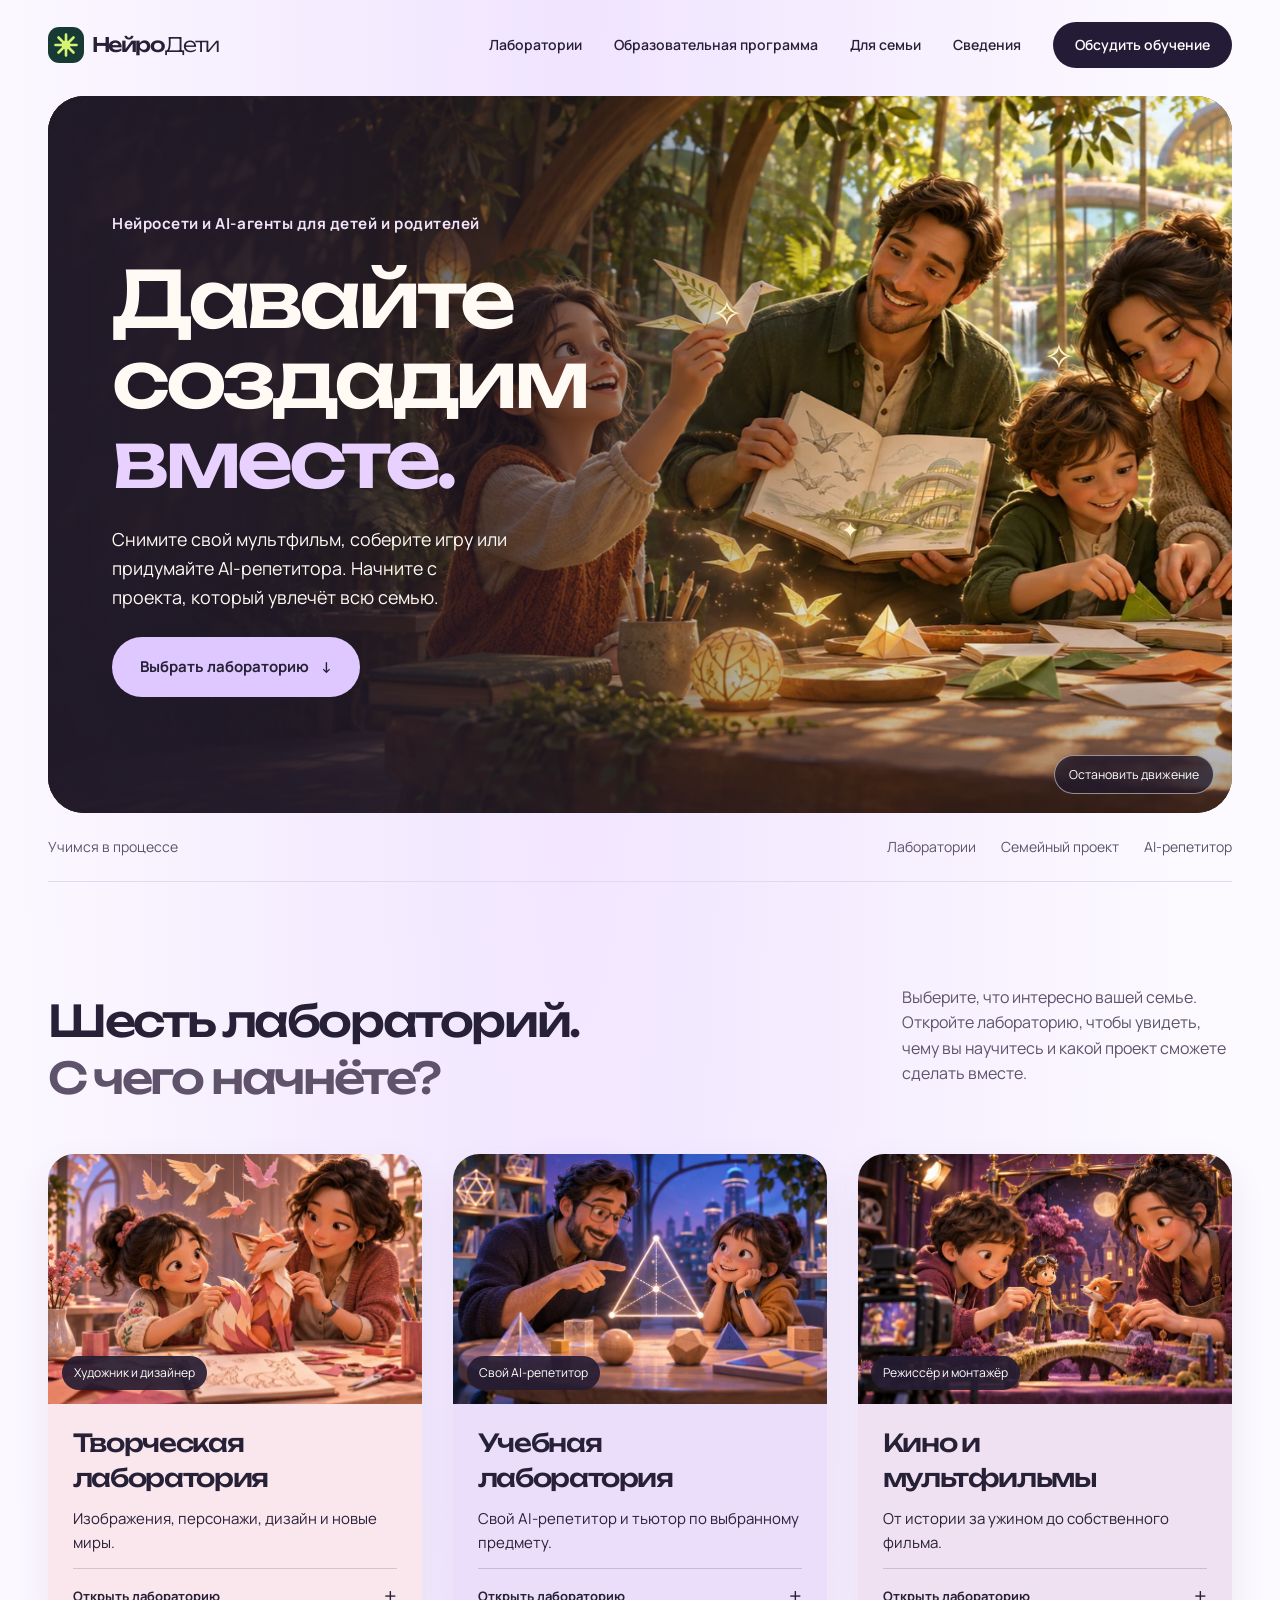
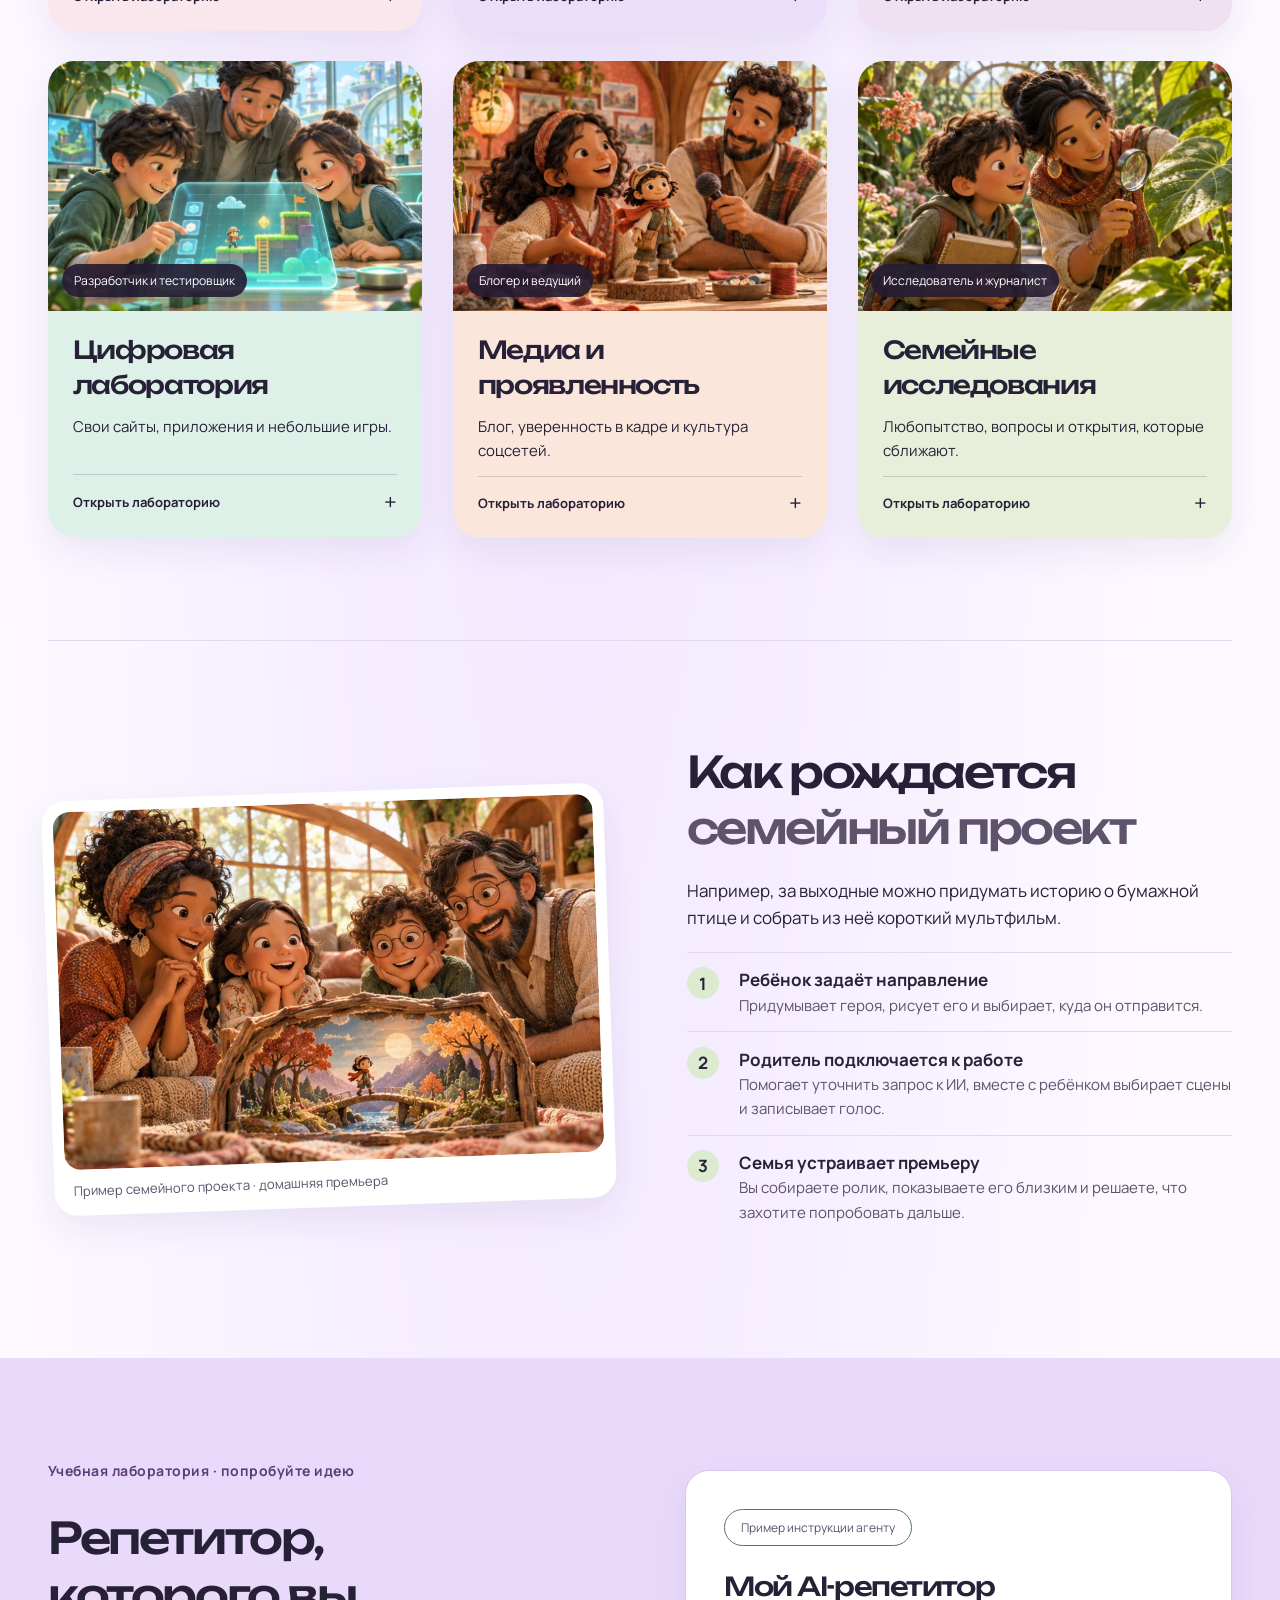
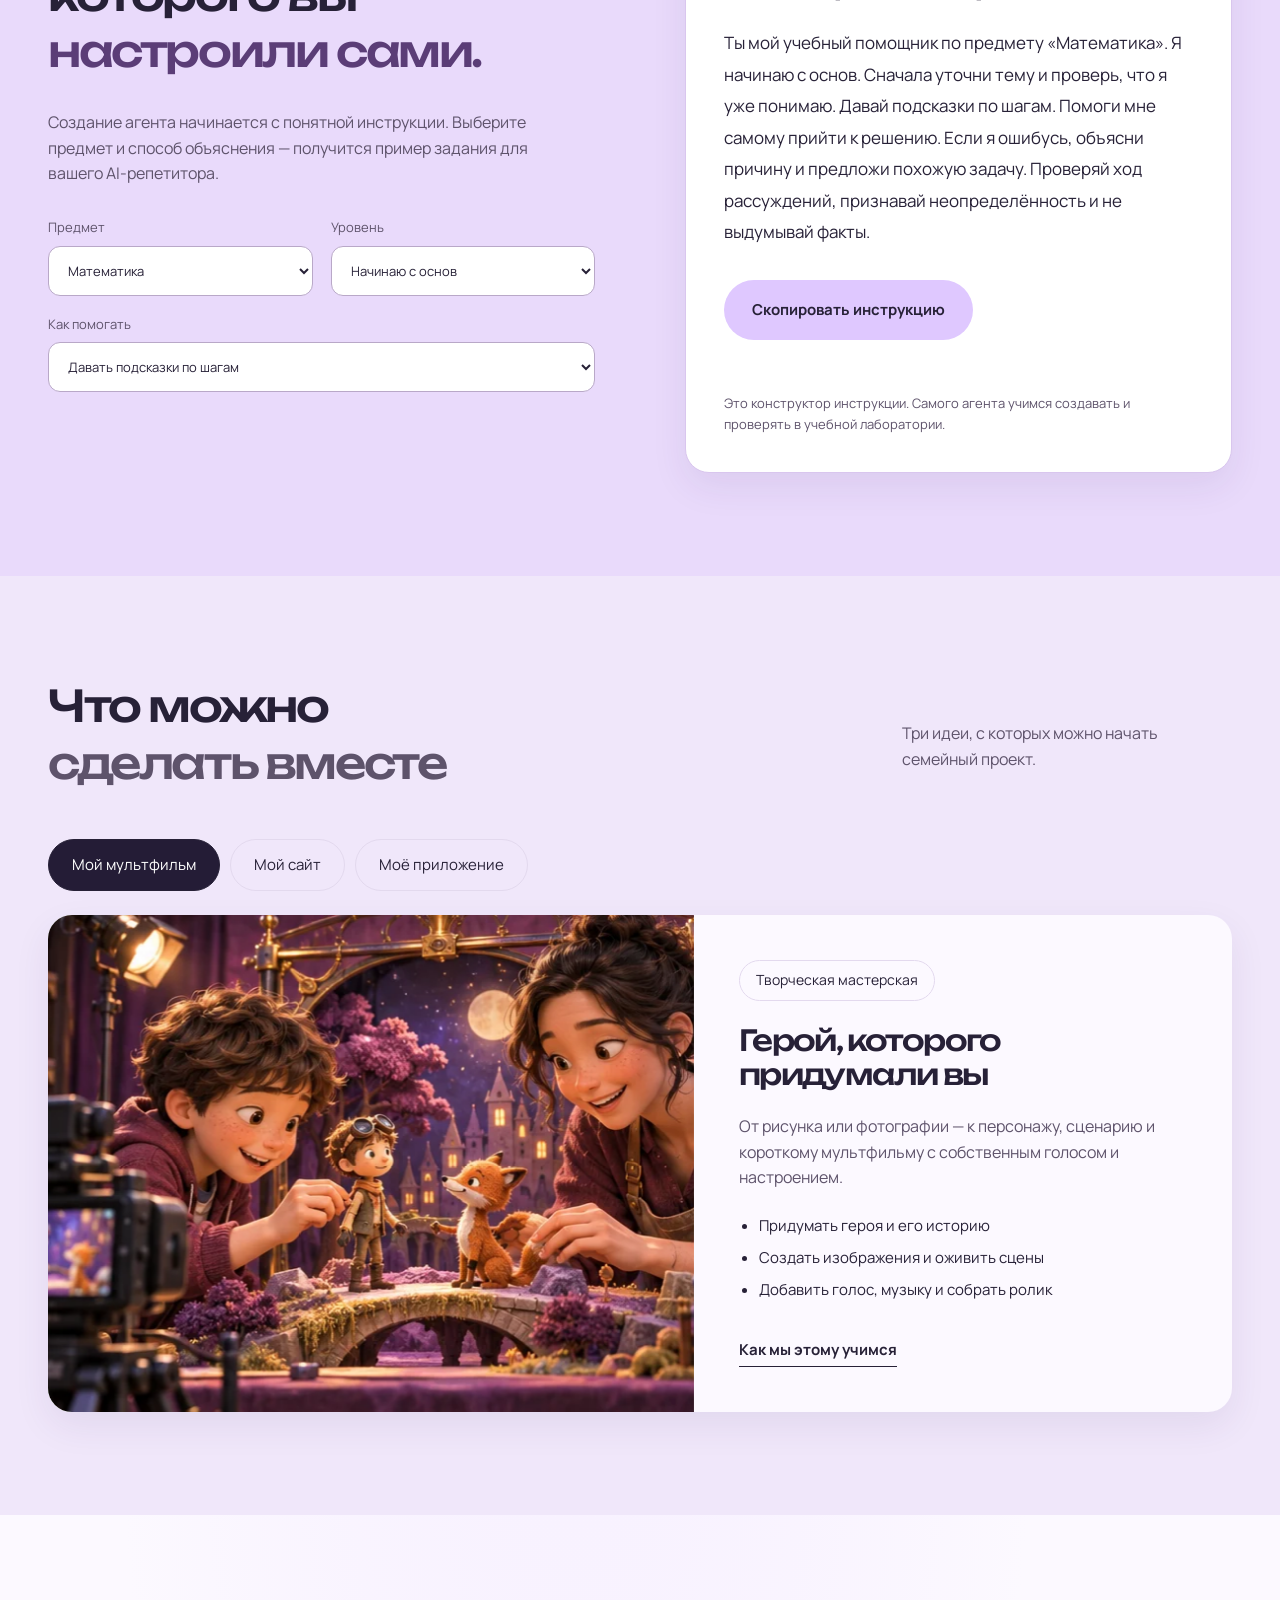
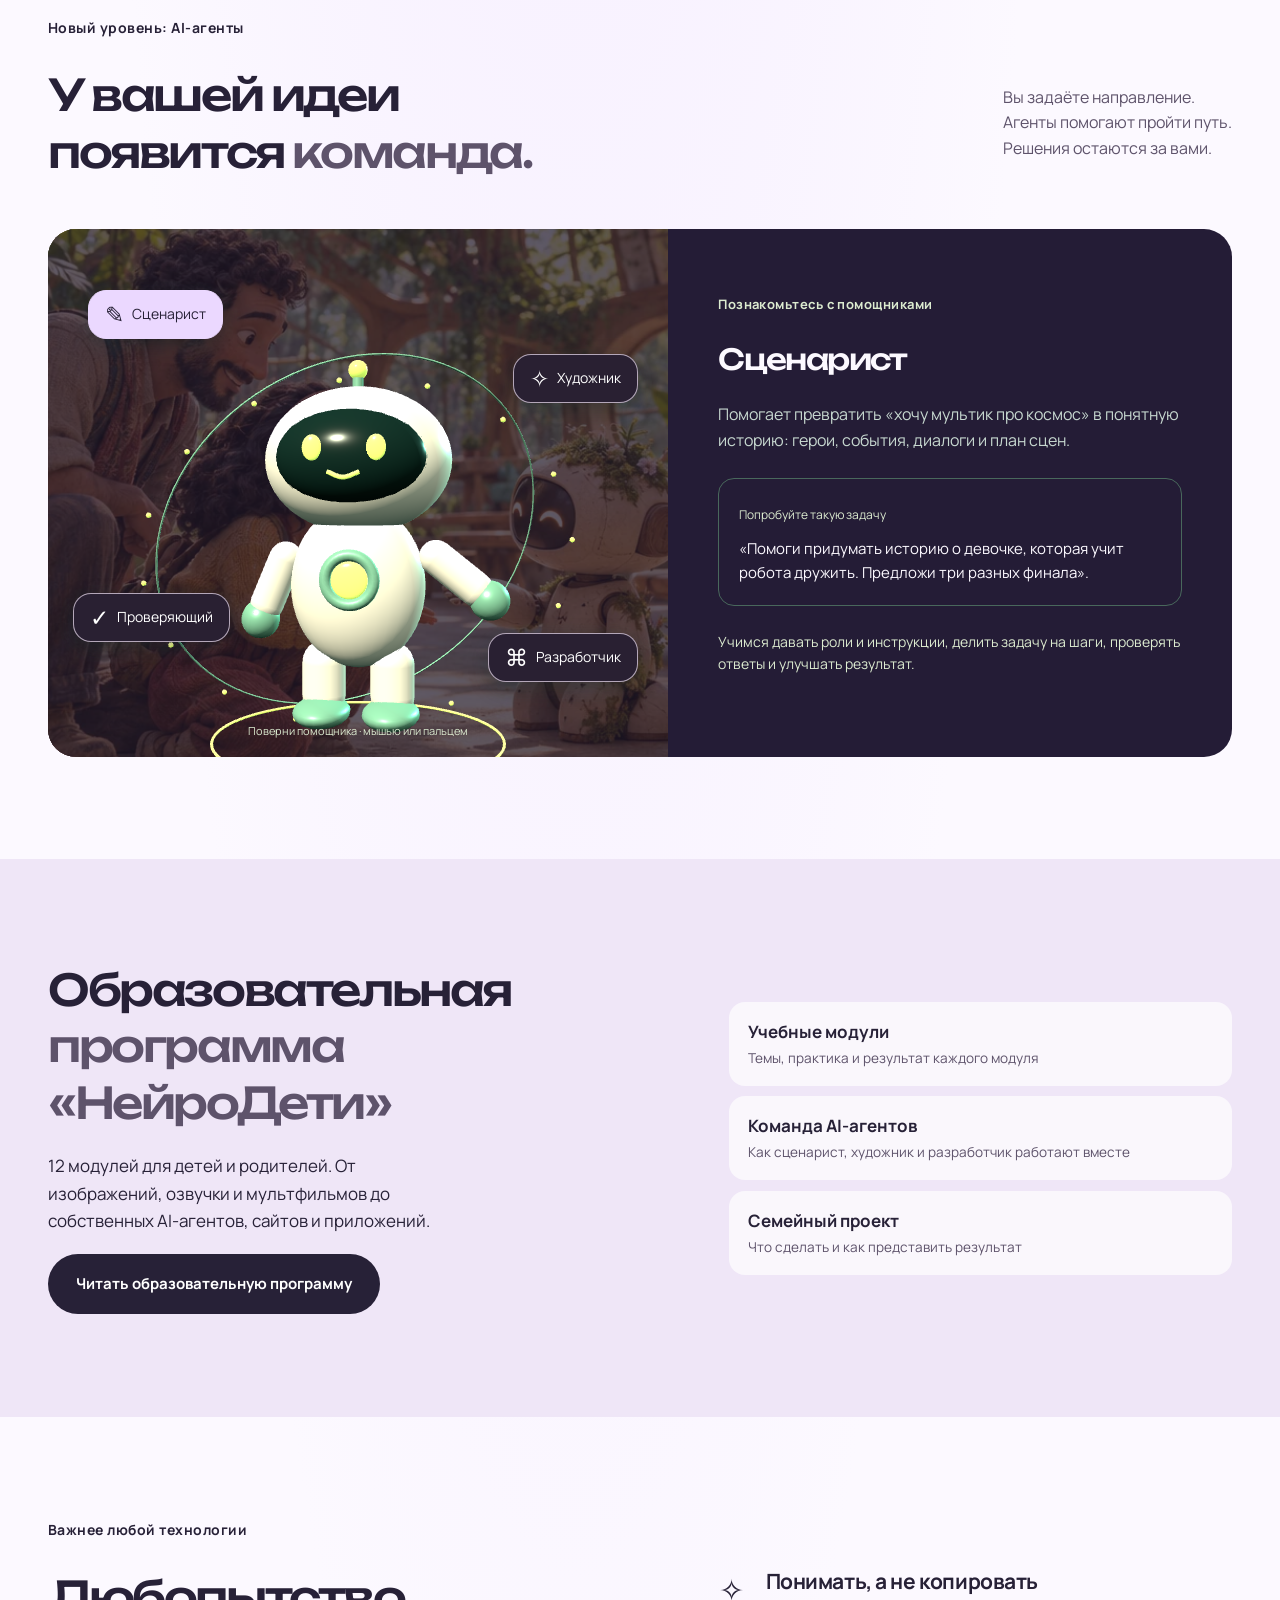
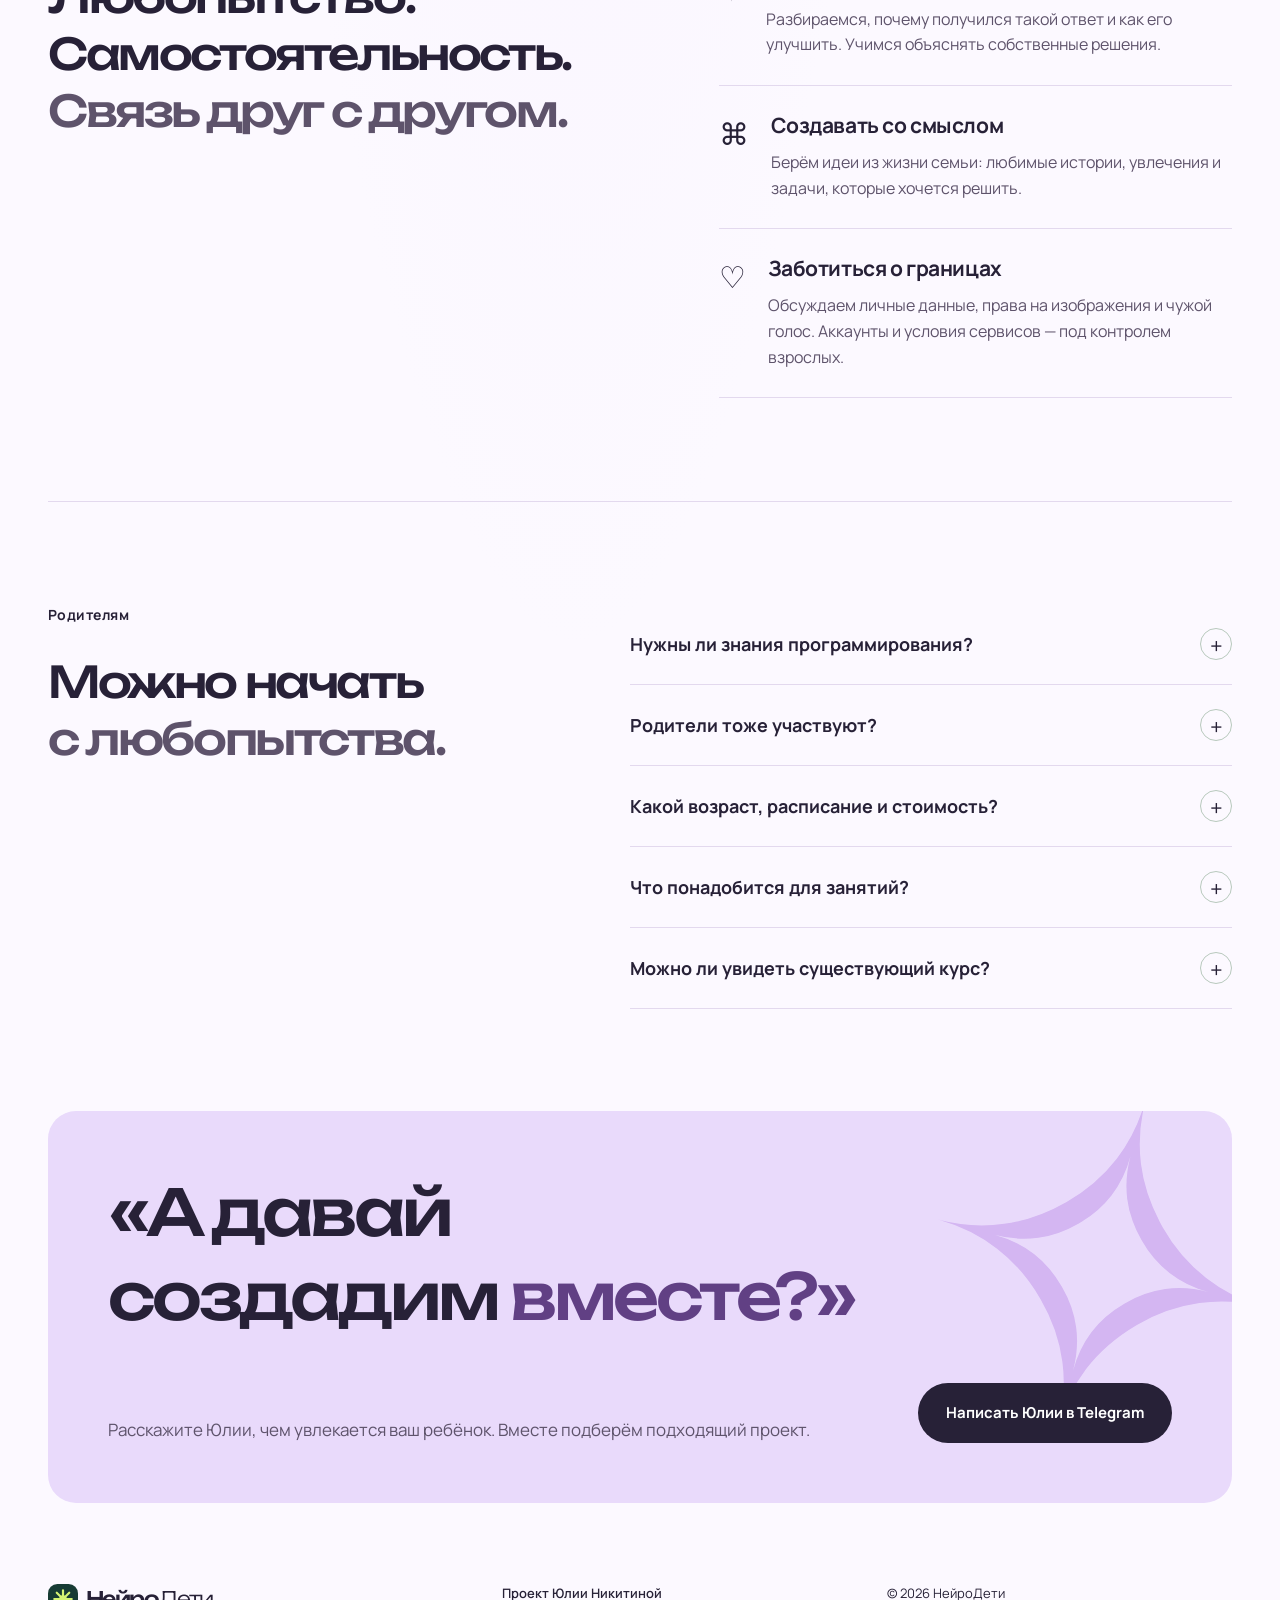
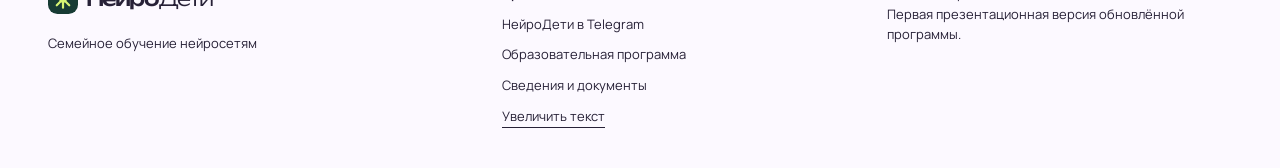
<file: docs/index.html>
<!doctype html>
<html lang="ru">
<head>
  <meta charset="utf-8"><meta name="viewport" content="width=device-width,initial-scale=1">
  <title>НейроДети — создаём будущее всей семьёй</title>
  <meta name="description" content="Семейная лаборатория нейросетей: создаём персонажей, мультфильмы, сайты и приложения. Учимся работать с AI-агентами на собственных проектах.">
  <meta property="og:title" content="НейроДети — будущее как семейный проект">
  <meta property="og:description" content="Нейросети, AI-агенты и собственные цифровые проекты для детей и родителей.">
  <meta property="og:type" content="website">
  <meta property="og:url" content="https://juliyanikitina.github.io/neurodeti/">
  <meta property="og:image" content="https://juliyanikitina.github.io/neurodeti/assets/neurodeti-family-pink-preview.jpg">
  <meta property="og:image:type" content="image/jpeg">
  <meta property="og:image:width" content="1200">
  <meta property="og:image:height" content="630">
  <meta property="og:image:alt" content="Семья мастерит птиц оригами. Слева на тёмном фоне розовая надпись «НейроДети»">
  <meta name="twitter:card" content="summary_large_image">
  <meta name="theme-color" content="#f9f5ff">
  <link rel="icon" href="assets/mark.svg" type="image/svg+xml">
  <link rel="stylesheet" href="style.css"><link rel="stylesheet" href="atelier.css"><script src="app.js" defer></script><script type="module" src="companion.js"></script>
</head>
<body class="atelier">
<a class="skip" href="#main">Перейти к содержанию</a>
<header class="header wrap">
  <a class="brand" href="#" aria-label="НейроДети — начало"><img src="assets/mark.svg" alt="" width="36" height="36">Нейро<span>Дети</span></a>
  <button class="menu-toggle" aria-expanded="false" aria-controls="nav">Меню</button>
  <nav id="nav" aria-label="Основная навигация"><a href="#labs">Лаборатории</a><a href="program/">Образовательная программа</a><a href="#family">Для семьи</a><a href="sveden/">Сведения</a><a class="nav-cta" href="#contact">Обсудить обучение</a></nav>
</header>
<main id="main">
<section class="hero wrap" aria-labelledby="hero-title">
  <div class="world" id="world">
    <img class="world-image" src="assets/family-atelier.webp" alt="Родители и дети вместе оживляют бумажную птицу в творческой мастерской" width="1800" height="900" fetchpriority="high">
    <div class="world-shade"></div>
    <div class="hero-glints" aria-hidden="true"><span>✧</span><span>✦</span><span>✧</span></div>
    <div class="hero-copy">
      <p class="eyebrow">Нейросети и AI-агенты для детей и родителей</p>
      <h1 id="hero-title">Давайте<br> создадим<br> <em>вместе.</em></h1>
      <p class="hero-description">Снимите свой мультфильм, соберите игру или придумайте AI-репетитора. Начните с проекта, который увлечёт всю семью.</p>
      <a class="button primary" href="#labs">Выбрать лабораторию <span aria-hidden="true">↓</span></a>
    </div>
    <button class="motion-button" id="motion" aria-pressed="false">Остановить движение</button>
  </div>
  <div class="hero-bottom"><span>Учимся в процессе</span><div><a href="#labs">Лаборатории</a><a href="#family">Семейный проект</a><a href="#tutor-workshop">AI-репетитор</a></div></div>
</section>


<section class="laboratories section wrap" id="labs">
<div class="section-heading"><div><h2>Шесть лабораторий.<br><em>С чего начнёте?</em></h2></div><p class="section-aside">Выберите, что интересно вашей семье. Откройте лабораторию, чтобы увидеть, чему вы научитесь и какой проект сможете сделать вместе.</p></div>
<div class="lab-grid">
<details class="lab-card" id="creative-lab"><summary><span class="lab-image"><img src="assets/lab-creative.webp" alt="Девочка и мама рисуют сказочного лиса" width="750" height="500" loading="lazy" decoding="async"><span class="lab-caption">Художник и дизайнер</span></span><span class="lab-summary"><strong>Творческая<br>лаборатория</strong><span class="lab-teaser">Изображения, персонажи, дизайн и новые миры.</span><span class="lab-more"><span class="lab-show">Открыть лабораторию</span><span class="lab-hide">Свернуть</span><i aria-hidden="true">+</i></span></span></summary><div class="lab-content"><p>Ищем визуальный язык, превращаем рисунок или идею в изображение, создаём узнаваемых героев и оформление.</p><ul><li>Промпты, референсы, композиция и свет</li><li>Карта персонажа и единый стиль</li><li>Иллюстрации, комиксы и презентации</li></ul><p class="lab-result"><b>Вместе создаём:</b> иллюстрированную книгу или комикс о приключении семьи.</p><p class="lab-role">Примеряем роли: художник, дизайнер, автор.</p></div></details>
<details class="lab-card" id="study-lab"><summary><span class="lab-image"><img src="assets/lab-study.webp" alt="Отец и дочь разбирают задачу по геометрии" width="750" height="500" loading="lazy" decoding="async"><span class="lab-caption">Свой AI-репетитор</span></span><span class="lab-summary"><strong>Учебная<br>лаборатория</strong><span class="lab-teaser">Свой AI-репетитор и тьютор по выбранному предмету.</span><span class="lab-more"><span class="lab-show">Открыть лабораторию</span><span class="lab-hide">Свернуть</span><i aria-hidden="true">+</i></span></span></summary><div class="lab-content"><p>Учимся создавать агента, который объясняет с учётом уровня, задаёт вопросы, даёт подсказки и помогает увидеть пробелы.</p><ul><li>Роль репетитора, инструкция и учебная цель</li><li>Объяснение темы, практика и самопроверка</li><li>Проверка фактов и ошибок в ответах ИИ</li></ul><p class="lab-result"><b>Вместе создаём:</b> репетитора по математике, языку, истории или другому предмету и план занятий с ним.</p><p class="lab-role">Ребёнок пробует учиться с агентом. Родитель помогает проверить объяснения и настроить поддержку.</p><a class="text-link" href="#tutor-workshop">Попробовать настройку репетитора</a></div></details>
<details class="lab-card" id="film-lab"><summary><span class="lab-image"><img src="assets/lab-film.webp" alt="Мальчик и мама снимают кукольную сцену" width="750" height="500" loading="lazy" decoding="async"><span class="lab-caption">Режиссёр и монтажёр</span></span><span class="lab-summary"><strong>Кино и<br>мультфильмы</strong><span class="lab-teaser">От истории за ужином до собственного фильма.</span><span class="lab-more"><span class="lab-show">Открыть лабораторию</span><span class="lab-hide">Свернуть</span><i aria-hidden="true">+</i></span></span></summary><div class="lab-content"><p>Придумываем сюжет, планируем сцены и собираем историю из нейровидео, собственных съёмок, голосов и музыки.</p><ul><li>Сценарий и раскадровка с агентом</li><li>Персонажи, анимация, звук и озвучка</li><li>Монтаж, ритм, титры и субтитры</li></ul><p class="lab-result"><b>Вместе создаём:</b> короткий фильм, мультфильм или семейный видеодневник.</p><p class="lab-role">Примеряем роли: режиссёр, сценарист, актёр, монтажёр.</p></div></details>
<details class="lab-card" id="digital-lab"><summary><span class="lab-image"><img src="assets/lab-digital.webp" alt="Отец и двое детей собирают игровой уровень" width="750" height="500" loading="lazy" decoding="async"><span class="lab-caption">Разработчик и тестировщик</span></span><span class="lab-summary"><strong>Цифровая<br>лаборатория</strong><span class="lab-teaser">Свои сайты, приложения и небольшие игры.</span><span class="lab-more"><span class="lab-show">Открыть лабораторию</span><span class="lab-hide">Свернуть</span><i aria-hidden="true">+</i></span></span></summary><div class="lab-content"><p>Описываем задачу агенту-разработчику, собираем прототип и проверяем его всей семьёй.</p><ul><li>Замысел, структура и сценарий пользователя</li><li>Страницы, кнопки, игровые правила и логика</li><li>Тестирование, исправление и улучшение</li></ul><p class="lab-result"><b>Вместе создаём:</b> сайт об увлечении, викторину, планер или полезное приложение.</p><p class="lab-role">Примеряем роли: разработчик, дизайнер интерфейсов, тестировщик.</p></div></details>
<details class="lab-card" id="media-lab"><summary><span class="lab-image"><img src="assets/lab-media.webp" alt="Девочка с папой записывает видео о своём герое" width="750" height="500" loading="lazy" decoding="async"><span class="lab-caption">Блогер и ведущий</span></span><span class="lab-summary"><strong>Медиа и<br>проявленность</strong><span class="lab-teaser">Блог, уверенность в кадре и культура соцсетей.</span><span class="lab-more"><span class="lab-show">Открыть лабораторию</span><span class="lab-hide">Свернуть</span><i aria-hidden="true">+</i></span></span></summary><div class="lab-content"><p>Учимся рассказывать о своих интересах, говорить в кадре, снимать и монтировать. Исследуем, как устроены публикации и общение в соцсетях.</p><ul><li>Тема блога, рубрики и план с AI-агентом</li><li>Сценарий, съёмка, монтаж, обложки и субтитры</li><li>Авторство, личные границы, обратная связь и цифровой след</li></ul><p class="lab-result"><b>Вместе создаём:</b> семейный медиапроект — серию роликов, интервью или подкаст.</p><p class="lab-role">Примеряем роли: блогер, ведущий, редактор, продюсер. Решение о публикации принимает взрослый с учётом правил площадки.</p></div></details>
<details class="lab-card" id="research-lab"><summary><span class="lab-image"><img src="assets/lab-research.webp" alt="Мальчик и мама изучают растения в саду" width="750" height="500" loading="lazy" decoding="async"><span class="lab-caption">Исследователь и журналист</span></span><span class="lab-summary"><strong>Семейные<br>исследования</strong><span class="lab-teaser">Любопытство, вопросы и открытия, которые сближают.</span><span class="lab-more"><span class="lab-show">Открыть лабораторию</span><span class="lab-hide">Свернуть</span><i aria-hidden="true">+</i></span></span></summary><div class="lab-content"><p>Выбираем вопрос, ищем источники, сравниваем версии и представляем находки. Учимся отличать подтверждённые факты от предположений.</p><ul><li>Вопрос исследования и план с агентом</li><li>Работа с источниками и проверка ответов</li><li>Карты, интервью, заметки и интерактивные истории</li></ul><p class="lab-result"><b>Вместе создаём:</b> цифровой путеводитель, мини-музей увлечений или историю семейного открытия.</p><p class="lab-role">Примеряем роли: исследователь, журналист, экскурсовод.</p></div></details>
</div>
</section>
<section class="family-scene section wrap" id="family" aria-labelledby="family-title">
  <figure class="family-photo">
    <img src="assets/family-premiere.webp" alt="Семья вместе показывает сцену своего фильма с фигурками и декорациями" width="750" height="500" loading="lazy" decoding="async">
    <figcaption>Пример семейного проекта · домашняя премьера</figcaption>
  </figure>
  <div class="family-story">
    <h2 id="family-title">Как рождается <em>семейный проект</em></h2>
    <p>Например, за выходные можно придумать историю о бумажной птице и собрать из неё короткий мультфильм.</p>
    <ol class="family-timeline">
      <li><strong>Ребёнок задаёт направление</strong><span>Придумывает героя, рисует его и выбирает, куда он отправится.</span></li>
      <li><strong>Родитель подключается к работе</strong><span>Помогает уточнить запрос к ИИ, вместе с ребёнком выбирает сцены и записывает голос.</span></li>
      <li><strong>Семья устраивает премьеру</strong><span>Вы собираете ролик, показываете его близким и решаете, что захотите попробовать дальше.</span></li>
    </ol>
  </div>
</section>
<section class="tutor-workshop section" id="tutor-workshop"><div class="wrap tutor-grid"><div><p class="eyebrow">Учебная лаборатория · попробуйте идею</p><h2>Репетитор,<br>которого вы<br><em>настроили сами.</em></h2><p class="tutor-intro">Создание агента начинается с понятной инструкции. Выберите предмет и способ объяснения — получится пример задания для вашего AI-репетитора.</p><div class="tutor-controls"><label>Предмет<select id="tutor-subject" aria-label="Предмет"><option>Математика</option><option>Русский язык</option><option>История</option><option>Английский язык</option><option>Биология</option><option>Другой предмет</option></select></label><label>Уровень<select id="tutor-level" aria-label="Уровень"><option>Начинаю с основ</option><option>Есть базовые знания</option><option>Хочу закрепить тему</option></select></label><label>Как помогать<select id="tutor-method" aria-label="Как помогать"><option>Давать подсказки по шагам</option><option>Объяснять на примерах</option><option>Задавать вопросы для самопроверки</option></select></label></div></div><div class="tutor-instruction"><span class="pill">Пример инструкции агенту</span><h3>Мой AI-репетитор</h3><p id="tutor-prompt">Ты мой учебный помощник по предмету «Математика». Я начинаю с основ. Сначала уточни тему и проверь, что я уже понимаю. Давай подсказки по шагам. Помоги мне самому прийти к решению. Если я ошибусь, объясни причину и предложи похожую задачу. Проверяй ход рассуждений, признавай неопределённость и не выдумывай факты.</p><button class="button primary" id="copy-tutor">Скопировать инструкцию</button><span class="copy-status" id="copy-status" role="status"></span><p class="small tutor-caption">Это конструктор инструкции. Самого агента учимся создавать и проверять в учебной лаборатории.</p></div></div></section>

<section class="projects section" id="projects"><div class="wrap"><div class="section-heading"><div><h2>Что можно<br><em>сделать вместе</em></h2></div><p class="section-aside">Три идеи, с которых можно начать семейный проект.</p></div>
<div class="project-tabs" role="tablist" aria-label="Примеры проектов"><button role="tab" aria-selected="true" id="tab-film" aria-controls="project-panel" data-project="film">Мой мультфильм</button><button role="tab" aria-selected="false" id="tab-site" aria-controls="project-panel" data-project="site" tabindex="-1">Мой сайт</button><button role="tab" aria-selected="false" id="tab-app" aria-controls="project-panel" data-project="app" tabindex="-1">Моё приложение</button></div>
<div class="project-stage" id="project-panel" role="tabpanel" aria-labelledby="tab-film" tabindex="0"><div class="project-art" id="project-art"><img class="project-image" src="assets/lab-film.webp" alt="Семья снимает сцену своего мультфильма" width="750" height="500" loading="lazy"></div><div class="project-description"><span class="pill" id="project-type">Творческая мастерская</span><h3 id="project-title">Герой, которого<br>придумали вы</h3><p id="project-desc">От рисунка или фотографии — к персонажу, сценарию и короткому мультфильму с собственным голосом и настроением.</p><ul id="project-steps"><li>Придумать героя и его историю</li><li>Создать изображения и оживить сцены</li><li>Добавить голос, музыку и собрать ролик</li></ul><a class="text-link" href="program/#modules">Как мы этому учимся</a></div></div>
</div></section>
<section class="agents section wrap" id="agents"><div class="section-heading"><div><p class="eyebrow">Новый уровень: AI-агенты</p><h2>У вашей идеи<br>появится <em>команда.</em></h2></div><p class="section-aside">Вы задаёте направление.<br>Агенты помогают пройти путь.<br>Решения остаются за вами.</p></div>
<div class="agent-lab"><div class="lab-visual"><img class="agent-poster" src="assets/family-robot.webp" alt="" width="750" height="500" loading="lazy"><canvas id="agent-canvas" aria-label="Трёхмерный AI-помощник. Потяните в сторону, чтобы повернуть" tabindex="0"></canvas><span class="model-hint">Поверни помощника · мышью или пальцем</span><div class="agent-core"><span>ВАША</span><strong>идея</strong><i>✳</i></div><button class="agent-node active" data-agent="writer" aria-pressed="true"><span>✎</span>Сценарист</button><button class="agent-node" data-agent="artist" aria-pressed="false"><span>✧</span>Художник</button><button class="agent-node" data-agent="coder" aria-pressed="false"><span>⌘</span>Разработчик</button><button class="agent-node" data-agent="tester" aria-pressed="false"><span>✓</span>Проверяющий</button></div><div class="agent-detail" aria-live="polite"><span class="eyebrow">Познакомьтесь с помощниками</span><h3 id="agent-title">Сценарист</h3><p id="agent-text">Помогает превратить «хочу мультик про космос» в понятную историю: герои, события, диалоги и план сцен.</p><div class="prompt-example"><span>Попробуйте такую задачу</span><p id="agent-prompt">«Помоги придумать историю о девочке, которая учит робота дружить. Предложи три разных финала».</p></div><p class="small">Учимся давать роли и инструкции, делить задачу на шаги, проверять ответы и улучшать результат.</p></div></div></section>
<section class="program section" id="program">
  <div class="wrap program-invite">
    <div>
      <h2>Образовательная<br><em>программа «НейроДети»</em></h2>
      <p>12 модулей для детей и родителей. От изображений, озвучки и мультфильмов до собственных AI-агентов, сайтов и приложений.</p>
      <a class="button primary" href="program/">Читать образовательную программу</a>
    </div>
    <div class="program-preview">
      <a href="program/#modules"><strong>Учебные модули</strong><span>Темы, практика и результат каждого модуля</span></a>
      <a href="program/#agents-in-practice"><strong>Команда AI-агентов</strong><span>Как сценарист, художник и разработчик работают вместе</span></a>
      <a href="program/#assessment"><strong>Семейный проект</strong><span>Что сделать и как представить результат</span></a>
    </div>
  </div>
</section>
<section class="approach section wrap"><p class="eyebrow">Важнее любой технологии</p><div class="split"><h2>Любопытство.<br>Самостоятельность.<br><em>Связь друг с другом.</em></h2><div class="values"><article><span>✧</span><div><h3>Понимать, а не копировать</h3><p>Разбираемся, почему получился такой ответ и как его улучшить. Учимся объяснять собственные решения.</p></div></article><article><span>⌘</span><div><h3>Создавать со смыслом</h3><p>Берём идеи из жизни семьи: любимые истории, увлечения и задачи, которые хочется решить.</p></div></article><article><span>♡</span><div><h3>Заботиться о границах</h3><p>Обсуждаем личные данные, права на изображения и чужой голос. Аккаунты и условия сервисов — под контролем взрослых.</p></div></article></div></div></section>
<section class="faq section wrap" id="faq"><div><p class="eyebrow">Родителям</p><h2>Можно начать<br><em>с любопытства.</em></h2></div><div class="faq-list"><details><summary>Нужны ли знания программирования?<i>+</i></summary><p>Для первых творческих проектов можно начать с обычного текста. В разработке будем учиться объяснять задачу агенту, читать результат и проверять поведение сайта или приложения.</p></details><details><summary>Родители тоже участвуют?<i>+</i></summary><p>Да, семейный формат — центральная идея «НейроДетей». Можно придумывать вместе, распределять роли и помогать друг другу. Уровень участия обсудим перед началом обучения.</p></details><details><summary>Какой возраст, расписание и стоимость?<i>+</i></summary><p>Условия обновлённой семейной программы формируются. Напиши Юлии: обсудим возраст ребёнка, интересы, подготовку и подходящий формат. Стоимость и условия сообщим до записи.</p></details><details><summary>Что понадобится для занятий?<i>+</i></summary><p>Интернет и доступ к выбранным нейросетям. Для создания сайтов и приложений удобнее компьютер. Некоторые сервисы могут требовать отдельную оплату и иметь возрастные ограничения — список инструментов и расходов согласуем заранее со взрослым.</p></details><details><summary>Можно ли увидеть существующий курс?<i>+</i></summary><p>Да. Базовое описание курса опубликовано в <a href="https://t.me/neiro_dety" target="_blank" rel="noopener">Telegram-канале «НейроДети»</a>. Программа на этом сайте расширяет эту основу работой с агентами и цифровыми проектами.</p></details></div></section>
<section class="contact wrap" id="contact"><div class="contact-decor" aria-hidden="true">✧</div><h2>«А давай<br>создадим <em>вместе?»</em></h2><div class="contact-bottom"><p>Расскажите Юлии, чем увлекается ваш ребёнок. Вместе подберём подходящий проект.</p><a class="button primary" href="https://t.me/juliyanikitina_ai" target="_blank" rel="noopener">Написать Юлии в Telegram</a></div></section>
</main>
<footer class="footer wrap"><div><a class="brand" href="#"><img src="assets/mark.svg" alt="" width="30" height="30">Нейро<span>Дети</span></a><p>Семейное обучение нейросетям</p></div><div><span>Проект Юлии Никитиной</span><a href="https://t.me/neiro_dety" target="_blank" rel="noopener">НейроДети в Telegram</a><a href="program/">Образовательная программа</a><a href="sveden/">Сведения и документы</a><button class="accessibility-toggle">Увеличить текст</button></div><p class="footer-note">© 2026 НейроДети<br>Первая презентационная версия обновлённой программы.</p></footer>
</body></html>
</file>
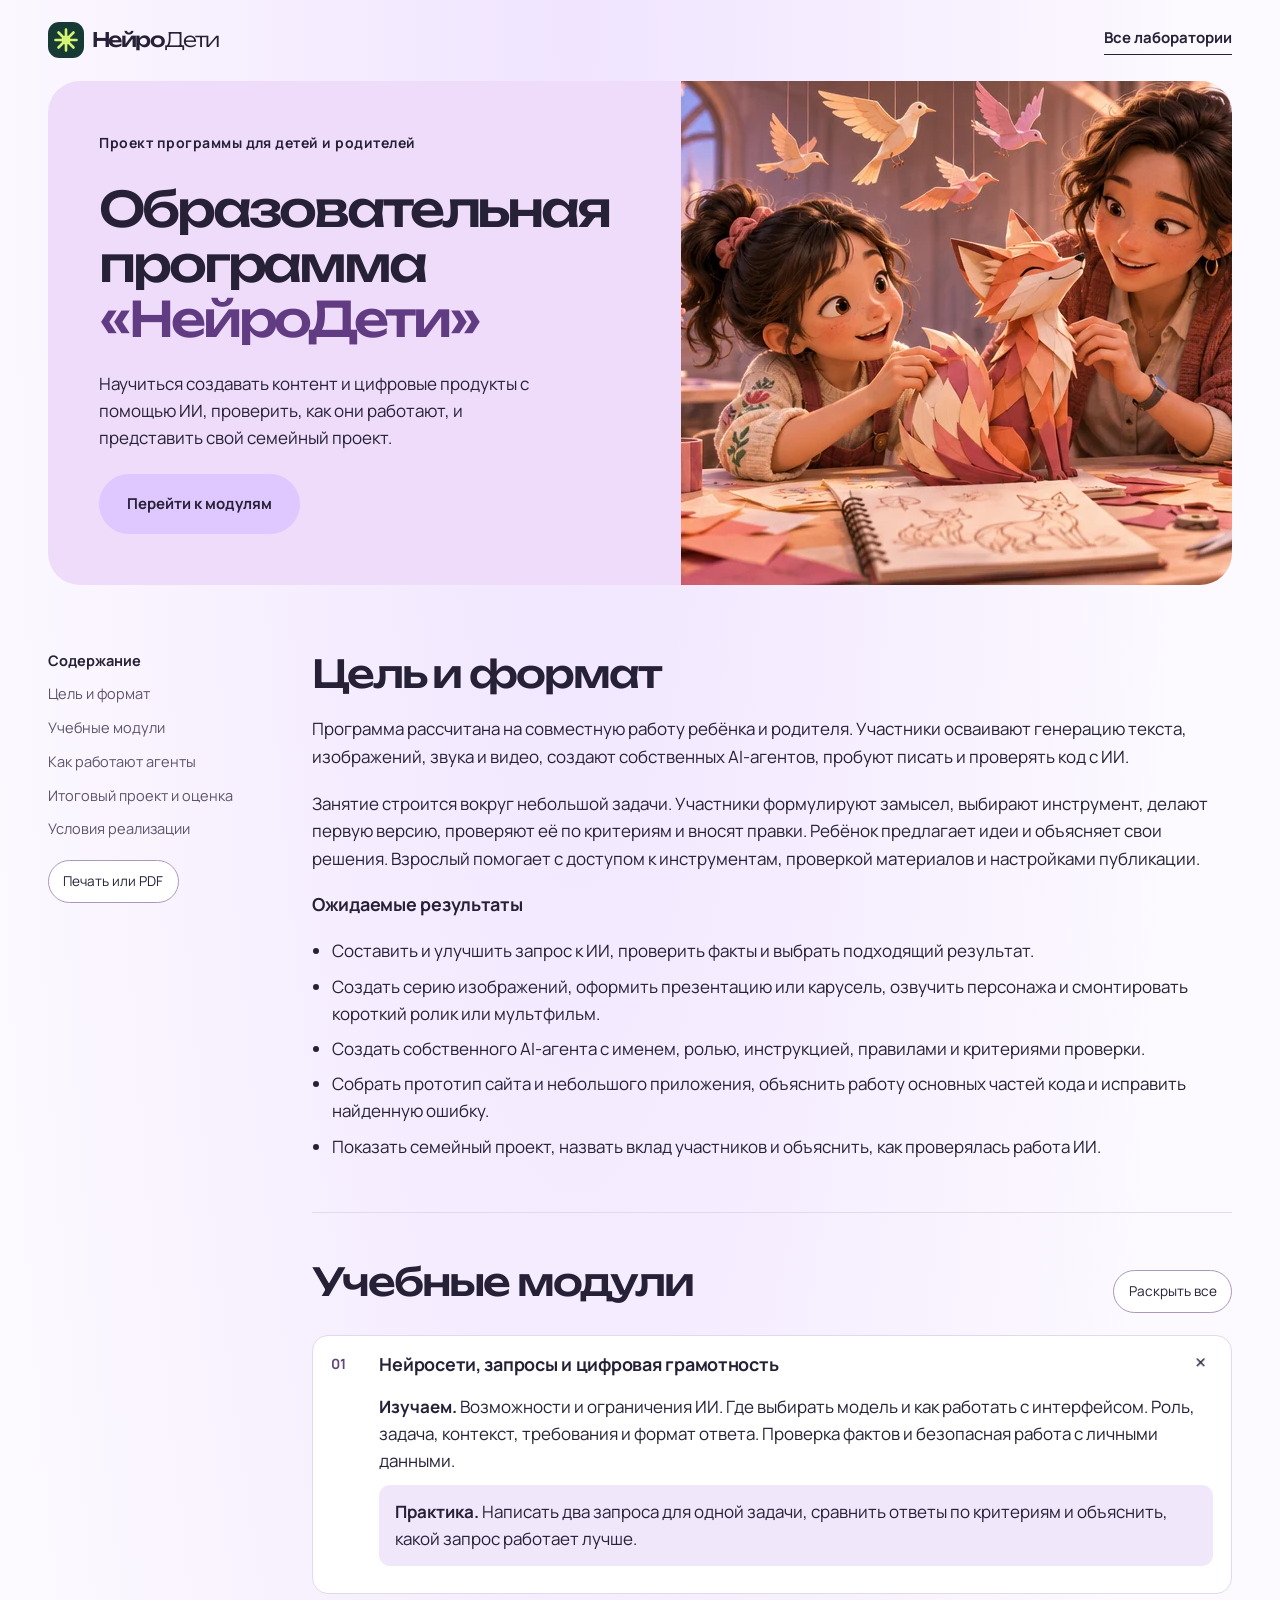
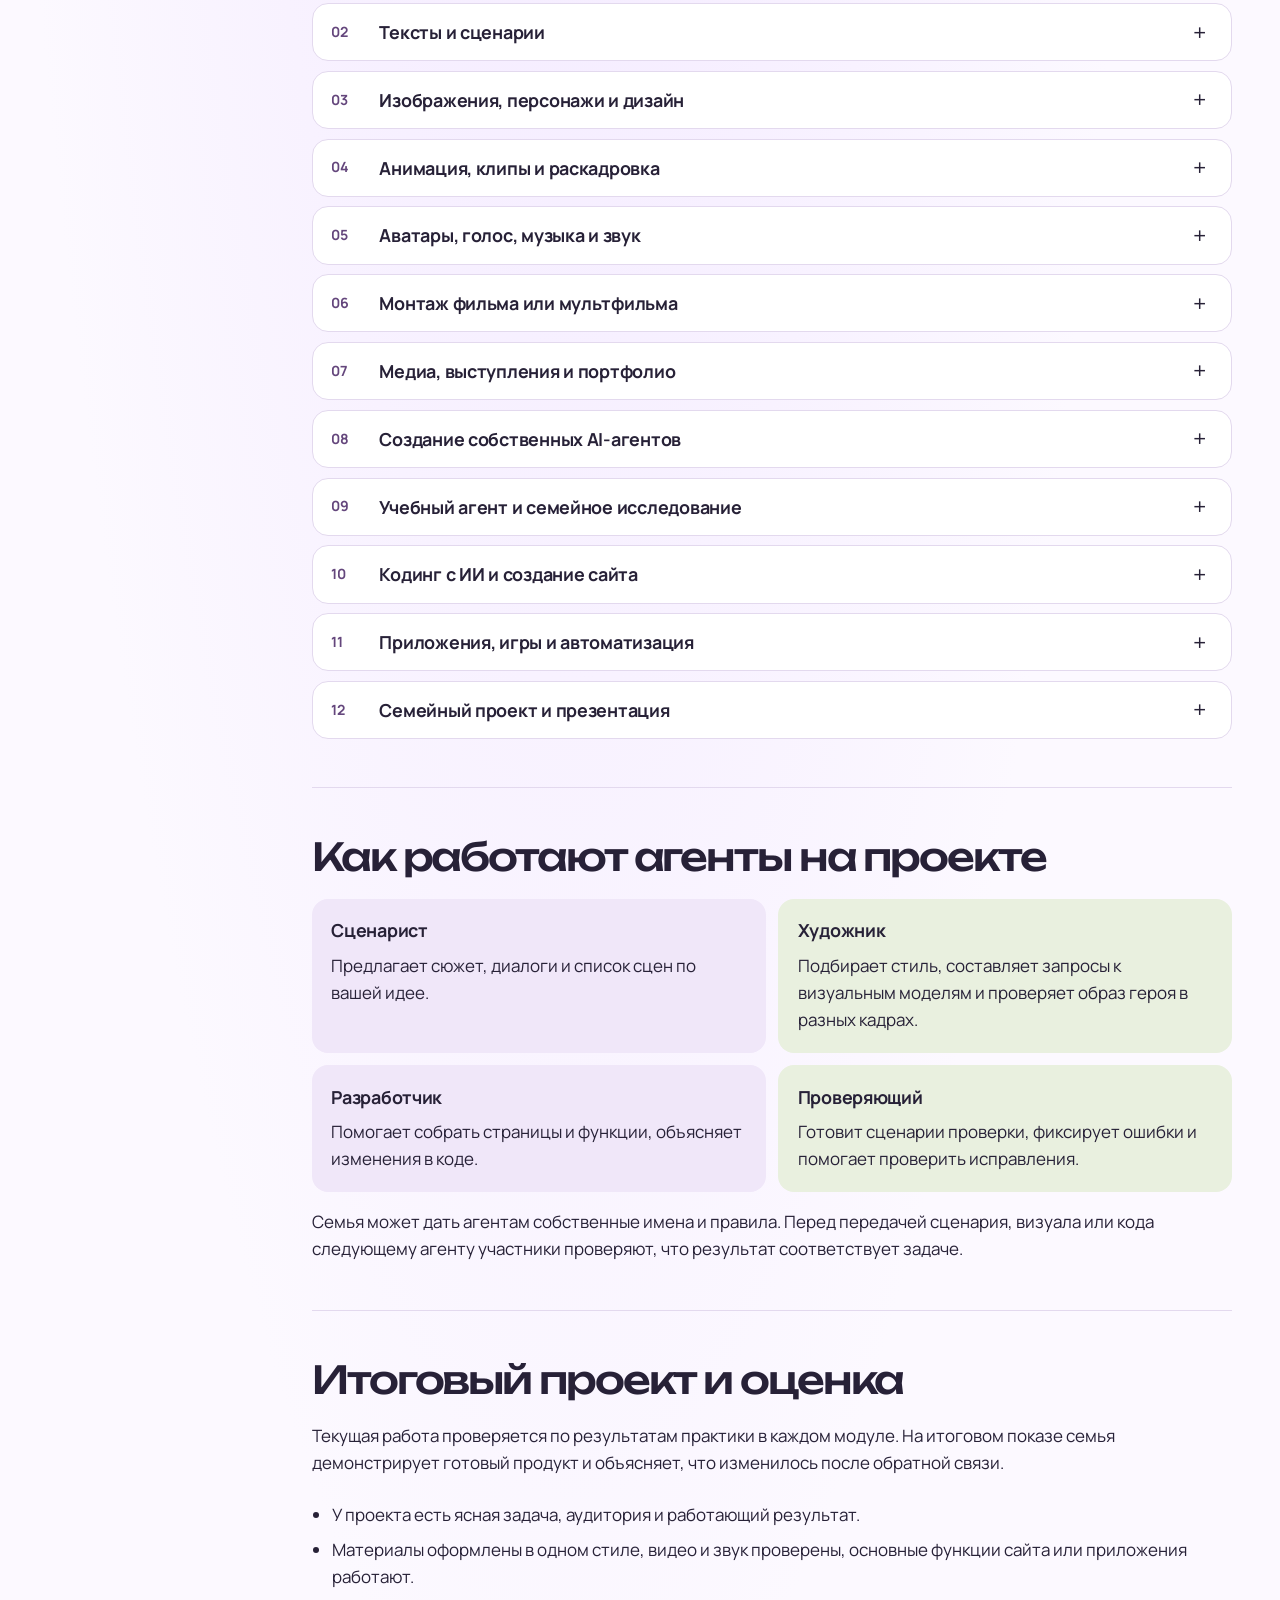
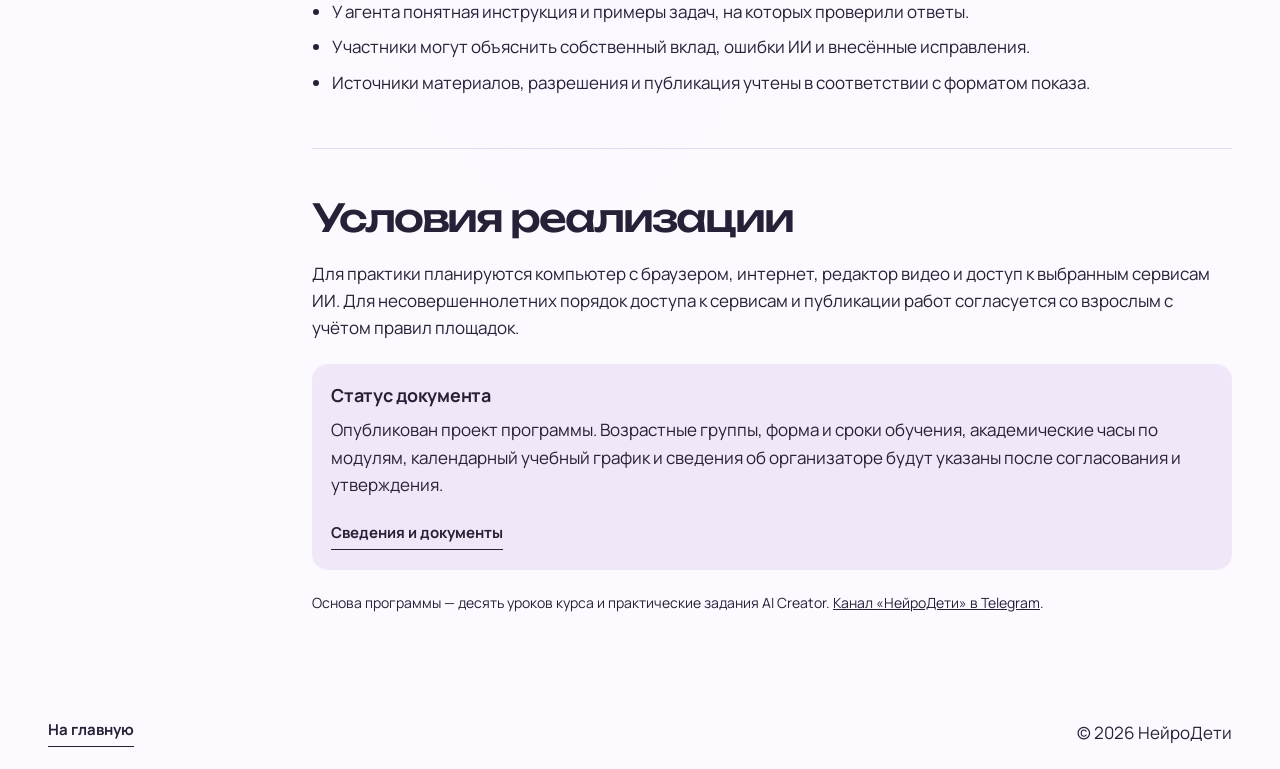
<file: docs/program/index.html>
<!doctype html>
<html lang="ru">
<head>
  <meta charset="utf-8">
  <meta name="viewport" content="width=device-width,initial-scale=1">
  <meta name="description" content="Проект образовательной программы «НейроДети»: нейроконтент, AI-агенты, создание сайтов и приложений детьми вместе с родителями.">
  <meta property="og:title" content="Образовательная программа «НейроДети»">
  <meta property="og:description" content="12 модулей для детей и родителей: мультфильмы, AI-агенты, репетиторы, сайты и приложения.">
  <meta property="og:type" content="website">
  <meta property="og:url" content="https://juliyanikitina.github.io/neurodeti/program/">
  <meta property="og:image" content="https://juliyanikitina.github.io/neurodeti/assets/neurodeti-family-pink-preview.jpg">
  <meta property="og:image:type" content="image/jpeg">
  <meta property="og:image:width" content="1200">
  <meta property="og:image:height" content="630">
  <meta property="og:image:alt" content="Семья мастерит птиц оригами. Слева на тёмном фоне розовая надпись «НейроДети»">
  <meta name="twitter:card" content="summary_large_image">
  <meta name="theme-color" content="#fcf9ff">
  <title>Образовательная программа — НейроДети</title>
  <link rel="icon" href="../assets/mark.svg" type="image/svg+xml">
  <link rel="stylesheet" href="../style.css">
  <link rel="stylesheet" href="../atelier.css">
  <link rel="stylesheet" href="program.css">
  <script src="program.js" defer></script>
</head>
<body class="atelier">
  <a class="skip" href="#main">Перейти к содержанию</a>
  <header class="program-header wrap">
    <a class="brand" href="../" aria-label="НейроДети — на главную"><img src="../assets/mark.svg" alt="" width="36" height="36">Нейро<span>Дети</span></a>
    <a class="text-link" href="../#labs">Все лаборатории</a>
  </header>
  <main id="main">
    <section class="program-cover wrap">
      <div class="program-cover-copy">
        <p class="eyebrow">Проект программы для детей и родителей</p>
        <h1>Образовательная<br>программа <em>«НейроДети»</em></h1>
        <p>Научиться создавать контент и цифровые продукты с помощью ИИ, проверить, как они работают, и представить свой семейный проект.</p>
        <a class="button primary" href="#modules">Перейти к модулям</a>
      </div>
      <img src="../assets/lab-creative.webp" width="760" height="504" alt="Мама с дочерью придумывают персонажа для семейного проекта" fetchpriority="high">
    </section>

    <div class="program-reader wrap">
      <aside class="program-toc">
        <nav aria-label="Содержание программы">
          <strong>Содержание</strong>
          <a href="#overview">Цель и формат</a>
          <a href="#modules">Учебные модули</a>
          <a href="#agents-in-practice">Как работают агенты</a>
          <a href="#assessment">Итоговый проект и оценка</a>
          <a href="#conditions">Условия реализации</a>
        </nav>
        <button type="button" class="print-program" hidden>Печать или PDF</button>
      </aside>

      <div class="program-content">
        <section id="overview">
          <h2>Цель и формат</h2>
          <p>Программа рассчитана на совместную работу ребёнка и родителя. Участники осваивают генерацию текста, изображений, звука и видео, создают собственных AI-агентов, пробуют писать и проверять код с ИИ.</p>
          <p>Занятие строится вокруг небольшой задачи. Участники формулируют замысел, выбирают инструмент, делают первую версию, проверяют её по критериям и вносят правки. Ребёнок предлагает идеи и объясняет свои решения. Взрослый помогает с доступом к инструментам, проверкой материалов и настройками публикации.</p>
          <h3>Ожидаемые результаты</h3>
          <ul>
            <li>Составить и улучшить запрос к ИИ, проверить факты и выбрать подходящий результат.</li>
            <li>Создать серию изображений, оформить презентацию или карусель, озвучить персонажа и смонтировать короткий ролик или мультфильм.</li>
            <li>Создать собственного AI-агента с именем, ролью, инструкцией, правилами и критериями проверки.</li>
            <li>Собрать прототип сайта и небольшого приложения, объяснить работу основных частей кода и исправить найденную ошибку.</li>
            <li>Показать семейный проект, назвать вклад участников и объяснить, как проверялась работа ИИ.</li>
          </ul>
        </section>

        <section id="modules">
          <div class="module-heading"><h2>Учебные модули</h2><button type="button" class="expand-modules" hidden aria-pressed="false">Раскрыть все</button></div>
          <div class="curriculum">
            <details open>
              <summary><span class="module-index">01</span><h3>Нейросети, запросы и цифровая грамотность</h3><span aria-hidden="true" class="module-plus">+</span></summary>
              <div class="module-body"><p><strong>Изучаем.</strong> Возможности и ограничения ИИ. Где выбирать модель и как работать с интерфейсом. Роль, задача, контекст, требования и формат ответа. Проверка фактов и безопасная работа с личными данными.</p><p class="module-result"><strong>Практика.</strong> Написать два запроса для одной задачи, сравнить ответы по критериям и объяснить, какой запрос работает лучше.</p></div>
            </details>
            <details>
              <summary><span class="module-index">02</span><h3>Тексты и сценарии</h3><span aria-hidden="true" class="module-plus">+</span></summary>
              <div class="module-body"><p><strong>Изучаем.</strong> Идеи, факты и источники. Диалог и голос героя. Сценарий, структура истории, подписи, посты и тексты для выступления. Редактура ответов ИИ.</p><p class="module-result"><strong>Практика.</strong> Сделать сценарий короткой истории с началом, развитием и финалом, подготовить текст для озвучки.</p></div>
            </details>
            <details>
              <summary><span class="module-index">03</span><h3>Изображения, персонажи и дизайн</h3><span aria-hidden="true" class="module-plus">+</span></summary>
              <div class="module-body"><p><strong>Изучаем.</strong> Генерация и редактирование изображений, описания стиля, композиции, света и ракурса. Референсы и карта вымышленного персонажа. Обложки, рекламные макеты, карусели, слайды и презентации.</p><p class="module-result"><strong>Практика.</strong> Создать карту героя и три изображения с ним в одном стиле. Собрать карусель или слайды для показа проекта.</p></div>
            </details>
            <details>
              <summary><span class="module-index">04</span><h3>Анимация, клипы и раскадровка</h3><span aria-hidden="true" class="module-plus">+</span></summary>
              <div class="module-body"><p><strong>Изучаем.</strong> Планы и движение камеры, последовательность кадров, раскадровка. Превращение изображения в короткий видеофрагмент. Проверка устойчивости образа и движения в кадре.</p><p class="module-result"><strong>Практика.</strong> Сделать раскадровку из трёх сцен и оживить выбранные кадры для клипа.</p></div>
            </details>
            <details>
              <summary><span class="module-index">05</span><h3>Аватары, голос, музыка и звук</h3><span aria-hidden="true" class="module-plus">+</span></summary>
              <div class="module-body"><p><strong>Изучаем.</strong> Создание аватара, синхронизация речи с изображением, выразительная озвучка героя. Фоновая музыка, звуковые эффекты и разборчивость речи. Разрешения на использование изображения, голоса и музыки.</p><p class="module-result"><strong>Практика.</strong> Собрать фрагмент с говорящим персонажем и звуковым оформлением, проверить синхронизацию и громкость.</p></div>
            </details>
            <details>
              <summary><span class="module-index">06</span><h3>Монтаж фильма или мультфильма</h3><span aria-hidden="true" class="module-plus">+</span></summary>
              <div class="module-body"><p><strong>Изучаем.</strong> Монтаж в CapCut или другом доступном редакторе. Расстановка сцен, ритм, длина планов, переходы, титры, субтитры и экспорт. Форматы коротких вертикальных роликов.</p><p class="module-result"><strong>Практика.</strong> Смонтировать законченную историю из собственных кадров, озвучки и музыки, показать её семье и доработать по обратной связи.</p></div>
            </details>
            <details>
              <summary><span class="module-index">07</span><h3>Медиа, выступления и портфолио</h3><span aria-hidden="true" class="module-plus">+</span></summary>
              <div class="module-body"><p><strong>Изучаем.</strong> Замысел семейного блога, рубрики, съёмка в кадре и интервью. Понятные обложки и подписи, безопасное общение и цифровой след. Как представить работу в портфолио. Для взрослых — обзор услуг, поиска клиентов и принципов ценообразования.</p><p class="module-result"><strong>Практика.</strong> Записать короткое выступление о проекте, подготовить обложку и описание. Формат показа согласуется с родителем.</p></div>
            </details>
            <details>
              <summary><span class="module-index">08</span><h3>Создание собственных AI-агентов</h3><span aria-hidden="true" class="module-plus">+</span></summary>
              <div class="module-body"><p><strong>Изучаем.</strong> Как дать агенту имя, назначить роль и написать инструкцию. Входные материалы, шаги работы, формат ответа, ограничения и проверка на примерах. Как передать результат от одного агента другому.</p><p class="module-result"><strong>Практика.</strong> Настроить команду для творческой задачи. Например, Сценарист пишет план, Художник готовит запросы для кадров, а Редактор проверяет связность истории. Проверить каждого агента минимум на двух разных задачах.</p></div>
            </details>
            <details>
              <summary><span class="module-index">09</span><h3>Учебный агент и семейное исследование</h3><span aria-hidden="true" class="module-plus">+</span></summary>
              <div class="module-body"><p><strong>Изучаем.</strong> Репетитор или тьютор по выбранному предмету. Настройка уровня, подсказок и самопроверки. Поиск источников, сравнение ответов и фиксация собственных выводов.</p><p class="module-result"><strong>Практика.</strong> Создать агента-репетитора и проверить объяснение на знакомой задаче. Собрать с ним небольшой путеводитель, викторину или заметку с источниками.</p></div>
            </details>
            <details>
              <summary><span class="module-index">10</span><h3>Кодинг с ИИ и создание сайта</h3><span aria-hidden="true" class="module-plus">+</span></summary>
              <div class="module-body"><p><strong>Изучаем.</strong> Как перевести идею в техническое задание. Структура HTML, стили CSS, простые сценарии JavaScript, редактирование через агента и чтение изменений. Навигация, работа на телефоне и проверка ссылок.</p><p class="module-result"><strong>Практика.</strong> Собрать сайт о своём увлечении или персонаже. Проверить его на двух размерах экрана и исправить одну ошибку с помощью агента.</p></div>
            </details>
            <details>
              <summary><span class="module-index">11</span><h3>Приложения, игры и автоматизация</h3><span aria-hidden="true" class="module-plus">+</span></summary>
              <div class="module-body"><p><strong>Изучаем.</strong> Сценарий пользователя, состояние приложения, события, условия и простая логика. Деление задачи на функции, проверка обычных и ошибочных действий. Автоматизация повторяющихся действий на учебном примере.</p><p class="module-result"><strong>Практика.</strong> Собрать викторину, планер, небольшую игру или приложение с понятной целью. Попросить члена семьи пройти сценарий, записать замечания и доработать прототип.</p></div>
            </details>
            <details>
              <summary><span class="module-index">12</span><h3>Семейный проект и презентация</h3><span aria-hidden="true" class="module-plus">+</span></summary>
              <div class="module-body"><p><strong>Изучаем.</strong> Как распределить работу, связать контент с цифровым продуктом, показать результат и рассказать о своей роли.</p><p class="module-result"><strong>Практика.</strong> Например, снять мультфильм и собрать сайт о нём или разработать учебного агента и сделать к нему викторину. Представить проект, инструкции агентам и результаты проверки.</p></div>
            </details>
          </div>
        </section>

        <section id="agents-in-practice">
          <h2>Как работают агенты на проекте</h2>
          <div class="agent-workflow">
            <div><h3>Сценарист</h3><p>Предлагает сюжет, диалоги и список сцен по вашей идее.</p></div>
            <div><h3>Художник</h3><p>Подбирает стиль, составляет запросы к визуальным моделям и проверяет образ героя в разных кадрах.</p></div>
            <div><h3>Разработчик</h3><p>Помогает собрать страницы и функции, объясняет изменения в коде.</p></div>
            <div><h3>Проверяющий</h3><p>Готовит сценарии проверки, фиксирует ошибки и помогает проверить исправления.</p></div>
          </div>
          <p>Семья может дать агентам собственные имена и правила. Перед передачей сценария, визуала или кода следующему агенту участники проверяют, что результат соответствует задаче.</p>
        </section>

        <section id="assessment">
          <h2>Итоговый проект и оценка</h2>
          <p>Текущая работа проверяется по результатам практики в каждом модуле. На итоговом показе семья демонстрирует готовый продукт и объясняет, что изменилось после обратной связи.</p>
          <ul>
            <li>У проекта есть ясная задача, аудитория и работающий результат.</li>
            <li>Материалы оформлены в одном стиле, видео и звук проверены, основные функции сайта или приложения работают.</li>
            <li>У агента понятная инструкция и примеры задач, на которых проверили ответы.</li>
            <li>Участники могут объяснить собственный вклад, ошибки ИИ и внесённые исправления.</li>
            <li>Источники материалов, разрешения и публикация учтены в соответствии с форматом показа.</li>
          </ul>
        </section>

        <section id="conditions">
          <h2>Условия реализации</h2>
          <p>Для практики планируются компьютер с браузером, интернет, редактор видео и доступ к выбранным сервисам ИИ. Для несовершеннолетних порядок доступа к сервисам и публикации работ согласуется со взрослым с учётом правил площадок.</p>
          <div class="program-status">
            <h3>Статус документа</h3>
            <p>Опубликован проект программы. Возрастные группы, форма и сроки обучения, академические часы по модулям, календарный учебный график и сведения об организаторе будут указаны после согласования и утверждения.</p>
            <a class="text-link" href="../sveden/">Сведения и документы</a>
          </div>
          <p class="small">Основа программы — десять уроков курса и практические задания AI Creator. <a href="https://t.me/neiro_dety">Канал «НейроДети» в Telegram</a>.</p>
        </section>
      </div>
    </div>
  </main>
  <footer class="program-header wrap"><a class="text-link" href="../">На главную</a><span>© 2026 НейроДети</span></footer>
</body>
</html>
</file>
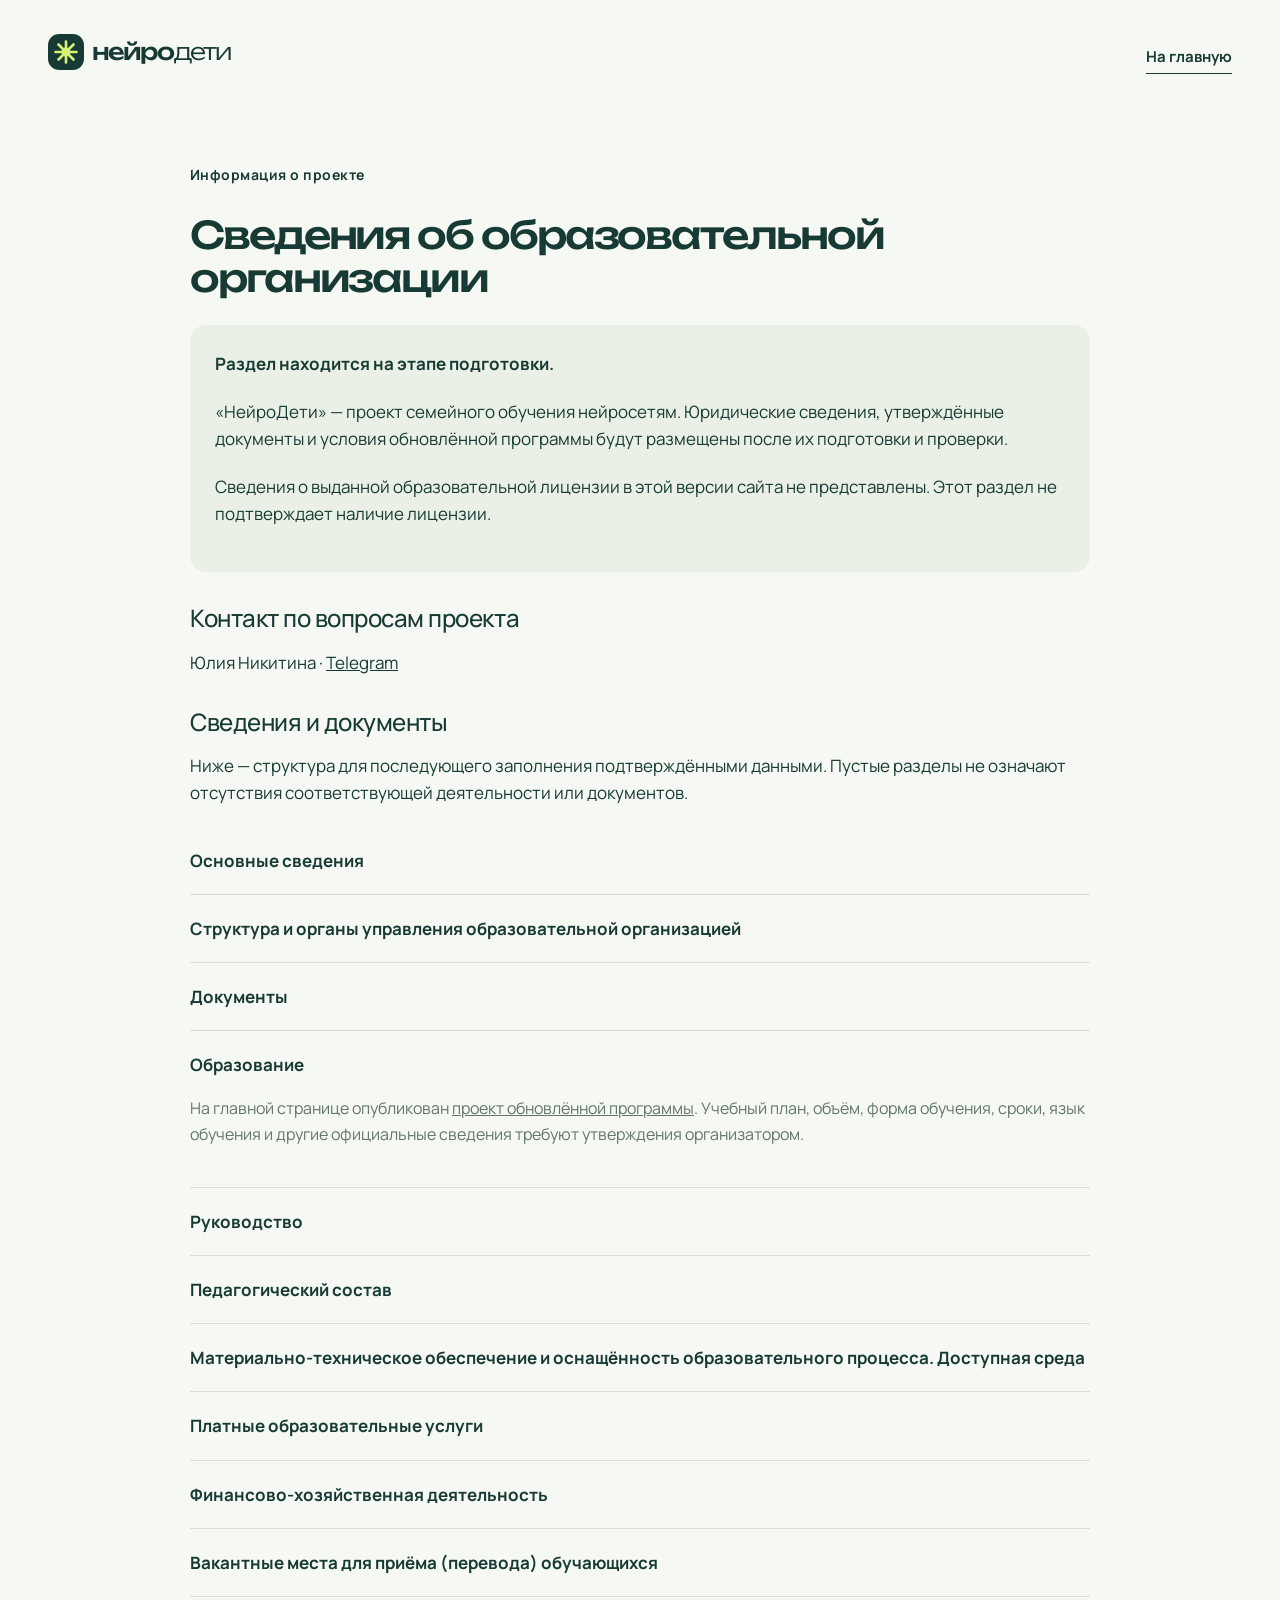
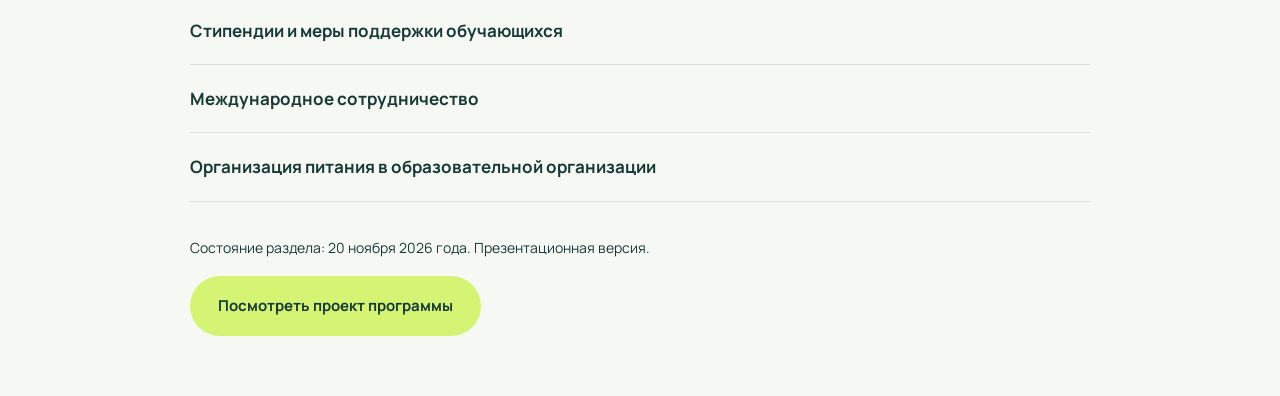
<file: docs/sveden/index.html>
<!doctype html><html lang="ru"><head><meta charset="utf-8"><meta name="viewport" content="width=device-width,initial-scale=1"><meta name="robots" content="noindex"><title>Сведения и документы — НейроДети</title><link rel="icon" href="../assets/mark.svg" type="image/svg+xml"><link rel="stylesheet" href="../style.css"></head><body><header class="header wrap"><a class="brand" href="../"><img src="../assets/mark.svg" width="36" height="36" alt="">нейро<span>дети</span></a><a class="text-link" href="../">На главную</a></header><main class="info-page wrap"><p class="eyebrow">Информация о проекте</p><h1>Сведения об образовательной организации</h1><div class="notice"><p><strong>Раздел находится на этапе подготовки.</strong></p><p>«НейроДети» — проект семейного обучения нейросетям. Юридические сведения, утверждённые документы и условия обновлённой программы будут размещены после их подготовки и проверки.</p><p>Сведения о выданной образовательной лицензии в этой версии сайта не представлены. Этот раздел не подтверждает наличие лицензии.</p></div><h2>Контакт по вопросам проекта</h2><p>Юлия Никитина · <a href="https://t.me/juliyanikitina_ai" target="_blank" rel="noopener">Telegram</a></p><h2>Сведения и документы</h2><p>Ниже — структура для последующего заполнения подтверждёнными данными. Пустые разделы не означают отсутствия соответствующей деятельности или документов.</p>
<details><summary>Основные сведения</summary><p>Готовятся сведения об организаторе обучения: полное наименование, реквизиты, дата создания, адреса, режим работы, контакты и сведения о лицензии.</p></details>
<details><summary>Структура и органы управления образовательной организацией</summary><p>Сведения будут опубликованы после определения организатора и структуры проекта.</p></details>
<details><summary>Документы</summary><p>Документы об организации обучения, локальные акты и иные применимые документы будут размещены после утверждения. Проекты документов не выдаются за действующие.</p></details>
<details open><summary>Образование</summary><p>На главной странице опубликован <a href="../program/">проект обновлённой программы</a>. Учебный план, объём, форма обучения, сроки, язык обучения и другие официальные сведения требуют утверждения организатором.</p></details>
<details><summary>Руководство</summary><p>Сведения о руководстве и служебные контакты готовятся.</p></details>
<details><summary>Педагогический состав</summary><p>Состав преподавателей, образование, квалификация и другие необходимые сведения будут опубликованы после подтверждения.</p></details>
<details><summary>Материально-техническое обеспечение и оснащённость образовательного процесса. Доступная среда</summary><p>Готовятся сведения об условиях занятий, используемых ресурсах, электронном обучении и доступности.</p></details>
<details><summary>Платные образовательные услуги</summary><p>Стоимость, порядок оказания услуг и договор обновлённой программы пока не опубликованы. Оплата на этом сайте не принимается.</p></details>
<details><summary>Финансово-хозяйственная деятельность</summary><p>Применимые сведения будут размещены после определения организатора обучения.</p></details>
<details><summary>Вакантные места для приёма (перевода) обучающихся</summary><p>Подтверждённые сведения о наборе обновлённой программы пока не опубликованы.</p></details>
<details><summary>Стипендии и меры поддержки обучающихся</summary><p>Информация о применимости раздела и условиях поддержки уточняется.</p></details>
<details><summary>Международное сотрудничество</summary><p>Подтверждённые сведения для этого раздела готовятся.</p></details>
<details><summary>Организация питания в образовательной организации</summary><p>Применимость раздела определяется с учётом утверждённого формата обучения.</p></details>
<p class="small" style="margin-top:35px">Состояние раздела: 20 ноября 2026 года. Презентационная версия.</p><a class="button primary" href="../program/">Посмотреть проект программы</a></main></body></html>
</file>
<file: docs/style.css>
@font-face {
  font-family: 'Manrope';
  font-style: normal;
  font-weight: 400;
  font-display: swap;
  src: url(assets/manrope-2.ttf) format('truetype');
}
@font-face {
  font-family: 'Manrope';
  font-style: normal;
  font-weight: 500;
  font-display: swap;
  src: url(assets/manrope-3.ttf) format('truetype');
}
@font-face {
  font-family: 'Manrope';
  font-style: normal;
  font-weight: 600;
  font-display: swap;
  src: url(assets/manrope-4.ttf) format('truetype');
}
@font-face {
  font-family: 'Manrope';
  font-style: normal;
  font-weight: 700;
  font-display: swap;
  src: url(assets/manrope-5.ttf) format('truetype');
}


@font-face {
  font-family: 'Unbounded';
  font-style: normal;
  font-weight: 300;
  font-display: swap;
  src: url(assets/unbounded-1.ttf) format('truetype');
}

@font-face {
  font-family: 'Unbounded';
  font-style: normal;
  font-weight: 500;
  font-display: swap;
  src: url(assets/unbounded-3.ttf) format('truetype');
}




:root{--ink:#173b34;--deep:#102e29;--paper:#f6f8f3;--white:#fff;--muted:#62766d;--line:#d7dfd7;--lime:#d5f473;--pale:#eaf0e5;--mint:#b9e2d2;--shadow:0 18px 55px #173b3417;--display:Unbounded,sans-serif;--body:Manrope,sans-serif}
*{box-sizing:border-box}html{scroll-behavior:smooth;scroll-padding-top:40px}body{margin:0;background:var(--paper);color:var(--ink);font:400 17px/1.6 var(--body);overflow-x:hidden}button,a{-webkit-tap-highlight-color:transparent}a{color:inherit;text-decoration:none}button{font:inherit;cursor:pointer}button,input{color:inherit}button:focus-visible,a:focus-visible,summary:focus-visible,[tabindex="0"]:focus-visible{outline:3px solid var(--ink);outline-offset:6px}p{margin:0 0 1.2em}h1,h2,h3{font-family:var(--display);font-weight:500;line-height:1.2;margin:0;letter-spacing:-.055em}h1{font-size:clamp(44px,5.8vw,86px);line-height:1.13}h2{font-size:clamp(30px,3.4vw,49px);line-height:1.3}h3{font-size:29px}em{font-style:normal;color:var(--muted)}.wrap{width:min(1280px,calc(100% - 96px));margin-inline:auto}.section{padding-block:110px}.eyebrow{font-size:14px;letter-spacing:.035em;font-weight:650;margin-bottom:28px}.small{font-size:14px}.muted{color:var(--muted)}.split{display:grid;grid-template-columns:1.15fr 1fr;gap:80px}.section-heading{display:flex;justify-content:space-between;align-items:flex-end;gap:48px;margin-bottom:48px}.section-aside{font-size:16px;color:var(--muted);max-width:320px}.section-aside p{margin-top:18px}.pill{display:inline-block;border:1px solid var(--line);border-radius:30px;padding:8px 16px;font-size:14px}.skip{position:absolute;top:-100px;left:20px;background:var(--lime);padding:12px;z-index:10}.skip:focus{top:10px}.header{display:flex;justify-content:space-between;align-items:center;padding-block:30px}.brand{display:flex;gap:8px;align-items:center;font-family:var(--display);font-size:23px;letter-spacing:-.08em}.brand span{font-weight:300;margin-left:-7px}.brand sup{font-family:var(--body);font-size:25px;align-self:flex-start;margin-top:-5px}.header nav{display:flex;gap:32px;align-items:center;font-size:14px;font-weight:600}.header nav a:not(.nav-cta):hover{box-shadow:0 2px var(--ink)}.nav-cta{background:var(--ink);color:var(--white);padding:12px 22px;border-radius:30px}.menu-toggle{display:none}.hero{padding-top:38px}.hero-top{display:flex;align-items:center;justify-content:space-between}.hero-top .eyebrow{display:flex;align-items:center;gap:10px}.spark{font-size:25px;line-height:1}.hero-tag{border:1px solid var(--line);padding:8px 17px;border-radius:30px;font-size:14px;margin-bottom:28px}.hero-copy{display:grid;grid-template-columns:1.6fr 1fr;align-items:end;gap:50px;margin-bottom:52px}.underline{position:relative}.underline:after{content:"";height:10px;position:absolute;left:0;right:0;bottom:-2px;border-top:3px solid var(--ink);border-radius:50%;transform:rotate(-2deg)}.hero-side{max-width:360px;padding-bottom:4px}.hero-side>p:first-child{font-size:23px;line-height:1.45}.hero-side .muted{font-size:16px}.button{border-radius:40px;padding:18px 28px;display:inline-flex;align-items:center;justify-content:center;font-size:15px;font-weight:700;border:0;transition:transform .2s,background .2s}.button:hover{transform:translateY(-3px)}.primary{background:var(--lime);color:var(--ink)}.primary:hover{background:var(--mint)}.world{position:relative;height:470px;border-radius:28px;overflow:hidden;background:var(--ink);isolation:isolate}.world-image{position:absolute;width:100%;height:100%;object-fit:cover;transform:scale(1.04);transition:transform 1.2s ease;will-change:transform}.world-shade{position:absolute;inset:0;background:linear-gradient(0deg,#0b2928b0,transparent 60%)}.world-label{position:absolute;left:40px;bottom:60px;color:var(--white)}.world-label span{font-size:14px;display:block;margin-bottom:12px}.world-label strong{font:400 30px var(--display);letter-spacing:-.04em}.float-note{position:absolute;display:flex;align-items:center;gap:12px;background:var(--paper);border-radius:18px;padding:15px 21px;font-size:14px;line-height:1.5;box-shadow:var(--shadow);animation:float 6s ease-in-out infinite}.float-note i{font-style:normal;font-size:32px}.note-idea{top:42px;left:35px;transform:rotate(-5deg)}.note-agent{right:30px;top:80px;animation-delay:-2s;background:var(--lime)}.motion-button{position:absolute;right:22px;bottom:40px;border:1px solid #ffffff80;border-radius:30px;background:#102e2980;color:var(--white);font-size:13px;padding:9px 14px}.world-caption{position:absolute;bottom:12px;left:40px;color:#fff;font-size:12px;opacity:.8}.hero-bottom{display:flex;justify-content:space-between;font-size:14px;padding:23px 0;border-bottom:1px solid var(--line)}.hero-bottom>div{display:flex;gap:25px}.hero-bottom>div span+span:before{content:'✳';font-size:12px;margin-right:25px}.intro-text>p{font-size:18px}.intro-text>p+p{color:var(--muted)}.family-roles{padding-top:15px}.family-roles>div{display:flex;gap:15px;justify-content:space-between;border-top:1px solid var(--line);padding:15px 0;font-size:14px}.family-roles span{color:var(--muted)}.family-roles strong{font-weight:600}.projects{background:var(--pale)}.project-tabs{display:flex;gap:10px;margin-bottom:24px;flex-wrap:wrap}.project-tabs button{border:1px solid var(--line);border-radius:40px;background:transparent;padding:13px 23px;font-size:15px;transition:.2s}.project-tabs button[aria-selected=true]{background:var(--ink);color:var(--white);border-color:var(--ink)}.project-stage{display:grid;grid-template-columns:1.2fr 1fr;background:var(--paper);border-radius:24px;overflow:hidden;min-height:450px}.project-art{background:var(--mint);position:relative;display:grid;place-items:center;padding:40px;overflow:hidden}.film-frame{width:92%;aspect-ratio:1.35;border-radius:16px;background:var(--deep);position:relative;overflow:hidden;transform:rotate(-4deg);box-shadow:0 18px 50px #102e2950;transition:transform .6s}.project-stage:hover .film-frame{transform:rotate(-1deg)}.small-star{position:absolute;top:12%;left:15%;color:var(--lime);font-size:50px}.moon{position:absolute;width:90px;height:90px;border-radius:50%;right:15%;top:18%;background:var(--lime);box-shadow:0 0 70px #d5f47340}.hills{position:absolute;background:#32614d;width:120%;height:55%;left:-10%;bottom:-6%;border-radius:50% 55% 0 0;transform:rotate(10deg)}.story-person{position:absolute;bottom:18%;left:44%;height:44%;width:16%;z-index:1}.story-person span{position:absolute;width:55%;aspect-ratio:1;border-radius:50%;background:#e9c69e;top:0;left:22%;border:8px solid #835b37}.story-person i{position:absolute;background:var(--paper);width:100%;height:62%;bottom:0;border-radius:35% 35% 15% 15%}.frame-controls{position:absolute;bottom:0;left:0;right:0;background:#102e29cd;display:flex;justify-content:space-between;color:var(--paper);font-size:11px;padding:15px 20px;z-index:2}.project-sticker{position:absolute;bottom:25px;right:12px;background:var(--lime);padding:12px 20px;transform:rotate(5deg);border-radius:8px;font-size:14px}.project-description{padding:45px}.project-description h3{margin:22px 0}.project-description p{font-size:16px;color:var(--muted)}ul{padding-left:20px}li{padding:4px 0}.project-description li{font-size:15px}.text-link{font-size:15px;display:inline-block;font-weight:650;border-bottom:1px solid;padding-bottom:4px;margin-top:15px}.site-demo{background:var(--paper);width:92%;border:8px solid var(--white);border-radius:16px;box-shadow:var(--shadow);transform:rotate(-4deg);padding:15px;color:var(--ink);aspect-ratio:1.3}.demo-bar{display:flex;gap:5px;border-bottom:1px solid var(--line);padding-bottom:10px}.demo-bar i{width:6px;height:6px;background:var(--mint);border-radius:50%}.demo-heading{font:500 29px/1.3 var(--display);letter-spacing:-.04em;margin:25px 0 15px}.demo-planet{width:90px;height:90px;border-radius:50%;background:var(--ink);float:right;margin-top:10px;box-shadow:inset -15px -10px #32614d;position:relative}.demo-planet:after{content:'';border:9px solid var(--lime);position:absolute;inset:22px -20px;transform:rotate(-25deg);border-radius:50%}.demo-lines{height:8px;width:55%;background:var(--line);margin:10px 0}.demo-lines.short{width:40%}.demo-button{background:var(--lime);display:inline-block;padding:8px 15px;margin-top:15px;border-radius:25px;font-size:12px}.app-demo{width:220px;min-height:330px;background:var(--paper);border:7px solid var(--ink);border-radius:30px;box-shadow:var(--shadow);padding:22px 15px;transform:rotate(7deg)}.app-demo h4{font:500 20px var(--display);letter-spacing:-.04em;margin:10px 0 20px}.app-demo p{font-size:13px;color:var(--muted)}.app-task{background:var(--white);padding:12px 8px;margin:9px 0;font-size:13px;border-radius:10px}.app-task b{background:var(--lime);border-radius:50%;padding:2px 5px;margin-right:5px}.app-demo .demo-button{width:100%;text-align:center}.agent-lab{display:grid;grid-template-columns:1.1fr 1fr;background:var(--ink);border-radius:28px;overflow:hidden;color:var(--paper)}.lab-visual{position:relative;min-height:490px;background:radial-gradient(ellipse at center,#32614d,var(--deep) 75%);isolation:isolate}.lab-visual canvas{position:absolute;width:100%;height:100%;opacity:.65}.agent-core{position:absolute;left:50%;top:50%;width:150px;aspect-ratio:1;transform:translate(-50%,-50%);border-radius:50%;background:var(--lime);color:var(--ink);display:flex;flex-direction:column;align-items:center;justify-content:center;box-shadow:inset -10px -12px 20px #32614d33,0 0 80px #d5f47312}.agent-core span{font-size:11px;letter-spacing:.1em}.agent-core strong{font:500 28px var(--display);letter-spacing:-.06em}.agent-core i{font-style:normal;font-size:25px}.agent-node{position:absolute;border:1px solid #8eafa2;background:var(--ink);color:var(--paper);padding:12px 16px;display:flex;align-items:center;gap:8px;border-radius:18px;font-size:14px;z-index:2;box-shadow:0 6px 20px #102e2955;transition:.25s}.agent-node span{font-size:23px;line-height:1}.agent-node.active,.agent-node:hover{background:var(--lime);color:var(--ink);border-color:var(--lime);transform:translateY(-4px)}.agent-node[data-agent=writer]{top:65px;left:40px}.agent-node[data-agent=artist]{top:125px;right:30px}.agent-node[data-agent=coder]{bottom:75px;right:30px}.agent-node[data-agent=tester]{bottom:115px;left:25px}.agent-detail{padding:65px 50px}.agent-detail h3{margin-bottom:25px}.agent-detail p{font-size:16px;color:#c7d8d0}.agent-detail .eyebrow{font-size:13px;color:var(--mint);display:block}.prompt-example{border:1px solid #49685c;border-radius:16px;padding:20px;margin:25px 0}.prompt-example span{font-size:12px;color:var(--mint)}.prompt-example p{font-size:15px;margin:10px 0 0;color:var(--paper)}.agent-detail p.small{font-size:14px;color:var(--mint)}.program{background:var(--pale)}.program-layout{display:grid;grid-template-columns:1fr 2fr;gap:100px}.program-aside{padding-top:35px}.orbit-mark{font:180px/1 var(--body);color:var(--ink);margin-bottom:35px}.program-aside p{font-size:23px}.program-aside strong{font-weight:700}.modules details{border-top:1px solid #b8c9bd}.modules details:last-child{border-bottom:1px solid #b8c9bd}summary{list-style:none;display:flex;justify-content:space-between;gap:25px;align-items:center;cursor:pointer}summary::-webkit-details-marker{display:none}.modules summary{padding:25px 0;font-size:21px;font-weight:650}.modules summary small{display:block;font-size:13px;color:var(--muted);font-weight:500;margin-bottom:7px}.modules summary i,.faq summary i{font-style:normal;display:grid;place-items:center;border:1px solid #b8c9bd;border-radius:50%;height:32px;width:32px;flex:0 0 32px;font-size:22px;font-weight:400;transition:transform .25s}details[open]>summary i{transform:rotate(45deg)}.modules details>div{padding:0 45px 27px 0;font-size:16px;color:var(--muted)}.modules details p{margin-bottom:15px}.modules .outcome{background:#fff8;border-radius:12px;padding:15px 20px;color:var(--ink);margin:20px 0 0}.values article{display:flex;gap:22px;padding-bottom:27px;margin-bottom:27px;border-bottom:1px solid var(--line)}.values article:last-child{margin-bottom:0}.values article>span{font-size:30px;line-height:1.4}.values h3{font-family:var(--body);font-size:21px;letter-spacing:-.02em;font-weight:650;margin:0 0 12px}.values p{font-size:16px;color:var(--muted);margin:0}.faq{border-top:1px solid var(--line);display:grid;grid-template-columns:1fr 1.2fr;gap:80px}.faq-list details{border-bottom:1px solid var(--line)}.faq summary{font-weight:650;padding:24px 0;font-size:18px}.faq-list p{font-size:16px;color:var(--muted);padding-right:40px}.faq-list p a{border-bottom:1px solid}.contact{position:relative;overflow:hidden;background:var(--ink);color:var(--paper);border-radius:28px;padding:60px;margin-bottom:60px}.contact .eyebrow{color:var(--mint)}.contact h2{font-size:clamp(35px,5vw,70px);max-width:830px}.contact h2 em{color:var(--lime)}.contact-decor{position:absolute;font-size:450px;line-height:1;right:-60px;top:-80px;color:#244e40;transform:rotate(15deg);pointer-events:none}.contact>*:not(.contact-decor){position:relative}.contact-bottom{display:flex;justify-content:space-between;align-items:flex-end;gap:40px;margin-top:45px}.contact-bottom p{font-size:17px;color:#c7d8d0;margin:0}.footer{padding:20px 0 40px;display:grid;grid-template-columns:1.2fr 1fr 1fr;gap:40px;font-size:13px;color:var(--muted)}.footer .brand{color:var(--ink);margin-bottom:18px}.footer>div:nth-child(2){display:flex;flex-direction:column;gap:10px;align-items:flex-start}.footer>div:nth-child(2)>span{color:var(--ink);font-weight:600}.footer-note{justify-self:end}.accessibility-toggle{background:transparent;border:0;border-bottom:1px solid;padding:0;font-size:13px}.large-text{font-size:20px}.large-text p,.large-text li,.large-text .small{font-size:1.1rem}.large-text .eyebrow{font-size:1rem}.reveal{opacity:0;transform:translateY(20px);transition:opacity .65s ease,transform .65s ease}.reveal.visible{opacity:1;transform:none}.no-motion *{animation:none!important;scroll-behavior:auto!important}.no-motion .world-image{transform:none!important}.no-motion .reveal{opacity:1;transform:none}.info-page{max-width:900px;padding:60px 0}.info-page h1{font-size:38px;margin:25px 0}.info-page h2{font-family:var(--body);font-size:24px;letter-spacing:-.02em;margin:30px 0 15px}.info-page .notice{background:var(--pale);padding:25px;border-radius:16px}.info-page details{border-bottom:1px solid var(--line);padding:20px 0}.info-page details summary{font-weight:650}.info-page details p{font-size:16px;color:var(--muted);padding-top:18px}.info-page a{text-decoration:underline}.info-page table{border-collapse:collapse;width:100%;font-size:15px;margin:25px 0}.info-page td,.info-page th{text-align:left;border-bottom:1px solid var(--line);padding:15px;vertical-align:top}.info-page th{font-weight:650}.info-page .button{text-decoration:none}.character{display:grid;grid-template-columns:1fr 1fr;align-items:center;gap:60px}.character img{width:100%;max-height:600px;object-fit:contain}.character p{color:var(--muted)}
@keyframes float{0%,100%{translate:0 0}50%{translate:0 -12px}}
@media(min-width:1500px){.hero-copy{gap:110px}.hero-side{margin-left:30px}}
@media(max-width:1000px){.wrap{width:calc(100% - 56px)}.header nav{gap:20px}.hero-copy{grid-template-columns:1.4fr 1fr;gap:30px}.hero-side>p:first-child{font-size:20px}.section{padding-block:80px}.split{gap:40px}.agent-detail{padding:40px 30px}.agent-node{font-size:12px;padding:10px}.agent-node[data-agent=writer]{left:15px}.agent-node[data-agent=artist]{right:15px}.agent-node[data-agent=coder]{right:15px}.agent-node[data-agent=tester]{left:15px}.program-layout{gap:50px}.project-description{padding:32px}.project-art{padding:20px}.contact{padding:45px}.hero-tag{display:none}}
@media(max-width:700px){.wrap{width:calc(100% - 36px)}body{font-size:16px}.header{padding-block:22px;position:relative;z-index:5}.brand{font-size:20px}.brand img{width:30px;height:30px}.brand sup{font-size:20px}.menu-toggle{display:block;font-size:14px;border:1px solid var(--line);background:transparent;border-radius:30px;padding:8px 15px}.header nav{display:none;position:absolute;top:75px;right:0;left:0;border:1px solid var(--line);background:var(--paper);border-radius:18px;padding:20px;box-shadow:var(--shadow);align-items:stretch;gap:18px}.header nav.open{display:flex;flex-direction:column}.nav-cta{text-align:center}.hero{padding-top:23px}.hero-top .eyebrow{font-size:12px;gap:8px;margin-bottom:24px;max-width:310px}.hero-copy{grid-template-columns:1fr;gap:28px;margin-bottom:35px}h1{font-size:clamp(36px,9.4vw,62px)}.underline:after{border-width:2px;bottom:-7px}.hero-side{max-width:100%;display:grid;grid-template-columns:1fr 1fr;gap:15px}.hero-side>p:first-child{font-size:17px;margin:0}.hero-side .muted{font-size:14px;margin:0}.hero-side .button{margin-top:10px;grid-column:1/-1}.world{height:410px;border-radius:20px}.world-image{object-position:80% center}.world-label{left:22px;bottom:82px;right:18px}.world-label strong{font-size:22px}.world-label span{font-size:12px}.float-note{padding:10px 13px;gap:8px;border-radius:12px;font-size:11px}.float-note i{font-size:23px}.note-idea{left:20px;top:25px}.note-agent{right:15px;top:95px}.world-caption{font-size:10px;left:20px;right:20px;bottom:10px;line-height:1.5}.motion-button{font-size:11px;bottom:40px;right:15px}.hero-bottom{display:block;font-size:12px}.hero-bottom>div{gap:16px;margin-top:12px}.hero-bottom>div span+span:before{margin-right:16px;font-size:10px}.section{padding-block:62px}.eyebrow{font-size:12px;margin-bottom:22px}h2{font-size:clamp(26px,6.7vw,36px);line-height:1.35}.split{grid-template-columns:1fr;gap:30px}.intro-text>p{font-size:16px}.family-roles>div{font-size:12px}.section-heading{display:block;margin-bottom:32px}.section-aside{font-size:14px;margin-top:24px}.project-tabs{gap:7px;margin-bottom:18px;flex-wrap:nowrap}.project-tabs button{font-size:12px;padding:11px 12px;white-space:nowrap}.project-stage{grid-template-columns:1fr;border-radius:20px}.project-art{min-height:300px;padding:35px}.film-frame{max-width:350px}.project-description{padding:28px}.project-description h3{font-size:26px;margin-top:20px}.project-description li{font-size:14px}.project-sticker{font-size:12px}.agent-lab{grid-template-columns:1fr;border-radius:20px}.lab-visual{min-height:365px}.agent-core{width:120px}.agent-core strong{font-size:24px}.agent-node[data-agent=writer]{top:40px;left:20px}.agent-node[data-agent=artist]{top:80px;right:15px}.agent-node[data-agent=coder]{bottom:40px;right:18px}.agent-node[data-agent=tester]{bottom:65px;left:15px}.agent-detail{padding:30px}.agent-detail h3{font-size:26px;margin-bottom:20px}.program-layout{grid-template-columns:1fr;gap:15px}.program-aside{display:none}.modules summary{font-size:18px;padding-block:22px}.modules summary small{font-size:12px}.modules details>div{padding-right:0;font-size:15px}.values{margin-top:5px}.values h3{font-size:19px}.values p{font-size:15px}.faq{grid-template-columns:1fr;gap:20px}.faq summary{font-size:16px}.faq-list p{font-size:15px;padding-right:10px}.contact{padding:35px 25px;margin-bottom:38px;border-radius:20px}.contact h2{font-size:clamp(29px,8.4vw,45px)}.contact-bottom{display:block;margin-top:30px}.contact-bottom p{font-size:15px;margin-bottom:25px}.contact-bottom .button{width:100%;padding-inline:15px;font-size:14px}.contact-decor{font-size:280px;top:0;right:-90px;opacity:.65}.footer{grid-template-columns:1fr 1fr;gap:30px;font-size:12px}.footer-note{grid-column:1/-1;justify-self:start}.footer .brand{font-size:17px}.footer .brand img{width:26px;height:26px}.info-page h1{font-size:28px}.info-page{padding-top:30px}.info-page .notice{padding:20px}.info-page td,.info-page th{padding:10px 6px;font-size:13px}.character{grid-template-columns:1fr;gap:25px}}
@media(prefers-reduced-motion:reduce){html{scroll-behavior:auto}*{animation:none!important;transition:none!important}.reveal{opacity:1;transform:none}.world-image{transform:none!important}}

.lab-visual canvas{opacity:1;touch-action:pan-y;cursor:grab}.lab-visual canvas:active{cursor:grabbing}.model-ready .agent-core{display:none}.model-hint{display:none;position:absolute;bottom:18px;left:0;right:0;text-align:center;font-size:11px;color:var(--mint);pointer-events:none}.model-ready .model-hint{display:block}html:has(body.no-motion){scroll-behavior:auto}

.lab-grid{display:grid;grid-template-columns:repeat(3,1fr);gap:22px;align-items:start}.lab-card{background:var(--white);border:1px solid var(--line);border-radius:22px;overflow:hidden}.lab-card summary{display:flex;align-items:stretch;flex-direction:column;padding:28px;gap:0}.lab-symbol{display:grid;place-items:center;width:50px;height:50px;border-radius:16px;background:var(--pale);font-size:28px;line-height:1;margin-bottom:30px}.lab-card:nth-child(2) .lab-symbol,.lab-card:nth-child(5) .lab-symbol{background:var(--lime)}.lab-card strong{font:500 24px/1.4 var(--display);letter-spacing:-.055em}.lab-teaser{font-size:15px;color:var(--muted);margin-top:18px;min-height:72px}.lab-more{font-size:13px;border-top:1px solid var(--line);padding-top:18px;margin-top:18px;display:flex;justify-content:space-between;align-items:center}.lab-more i{font-size:22px;font-style:normal;font-weight:400;transition:transform .2s}.lab-card .lab-content{padding:0 28px 25px;font-size:15px;color:var(--muted)}.lab-content p{margin-bottom:16px}.lab-content .lab-result{background:var(--pale);border-radius:12px;padding:16px;color:var(--ink)}.lab-role{font-size:13px}.labs-note{font-size:13px;color:var(--muted);margin-top:28px;max-width:730px}.tutor-workshop{background:var(--ink);color:var(--paper)}.tutor-workshop h2 em{color:var(--lime)}.tutor-workshop .eyebrow{color:var(--mint)}.tutor-grid{display:grid;grid-template-columns:1fr 1fr;gap:90px;align-items:start}.tutor-intro{color:#c7d8d0;font-size:16px;max-width:500px;margin:30px 0}.tutor-controls{display:grid;grid-template-columns:1fr 1fr;gap:18px}.tutor-controls label{font-size:13px;color:var(--mint);display:flex;flex-direction:column;gap:8px}.tutor-controls label:last-child{grid-column:1/-1}.tutor-controls select{appearance:none;font:inherit;color:var(--paper);background-color:var(--deep);background-image:url("data:image/svg+xml,%3Csvg xmlns='http://www.w3.org/2000/svg' viewBox='0 0 16 16'%3E%3Cpath d='m4 6 4 4 4-4' fill='none' stroke='%23b9e2d2' stroke-width='1.5'/%3E%3C/svg%3E");background-position:right 14px center;background-repeat:no-repeat;background-size:18px;padding:14px 35px 14px 15px;border:1px solid #5b776a;border-radius:12px;width:100%;cursor:pointer}.tutor-controls select:focus-visible{outline:2px solid var(--lime);outline-offset:3px}.tutor-instruction{border:1px solid #5b776a;background:#22463b;border-radius:24px;padding:38px;margin-top:10px}.tutor-instruction .pill{border-color:#5b776a;color:var(--mint);font-size:12px}.tutor-instruction h3{font-size:26px;margin:25px 0}.tutor-instruction>p{font-size:17px;line-height:1.85}.tutor-instruction .button{margin-top:12px}.copy-status{font-size:13px;display:block;color:var(--lime);min-height:26px;margin-top:12px}.tutor-instruction p.tutor-caption{font-size:13px;color:var(--mint);line-height:1.6;margin:15px 0 0}@media(max-width:1000px){.lab-grid{grid-template-columns:repeat(2,1fr)}.tutor-grid{gap:45px}.lab-card strong{font-size:23px}.tutor-instruction{padding:30px}}@media(max-width:700px){.lab-grid{grid-template-columns:1fr;gap:15px}.lab-card summary{padding:24px;display:grid;grid-template-columns:45px 1fr;column-gap:18px}.lab-symbol{width:45px;height:45px;font-size:25px;margin:4px 0 0;grid-row:1/3}.lab-card strong{font-size:21px}.lab-teaser{font-size:14px;min-height:0;margin-top:12px}.lab-more{grid-column:1/-1;margin-top:20px}.lab-card .lab-content{padding-inline:24px;font-size:14px}.labs-note{font-size:12px}.tutor-grid{grid-template-columns:1fr;gap:30px}.tutor-intro{font-size:15px;margin:22px 0}.tutor-controls{gap:14px}.tutor-controls label{font-size:12px}.tutor-controls select{font-size:13px;padding-left:10px}.tutor-instruction{padding:25px;margin-top:0;border-radius:20px}.tutor-instruction h3{font-size:23px}.tutor-instruction>p{font-size:15px}.tutor-instruction .button{width:100%;font-size:14px}.tutor-instruction p.tutor-caption{font-size:12px}}
</file>
<file: docs/atelier.css>
.atelier {
  --paper: #fcf9ff;
  --white: #fff;
  --ink: #272137;
  --deep: #241c36;
  --muted: #5e536b;
  --line: #e3d9ee;
  --pale: #f0e7fa;
  --lime: #dfc8ff;
  --mint: #dcebd0;
  --shadow: 0 14px 36px #452b6614;
  background: radial-gradient(ellipse at 45% 0%, #f0e4ff 0%, transparent 38rem), var(--paper);
}
.atelier .section { padding-block: clamp(4rem, 8vw, 7.5rem); }
.atelier .section-heading { gap: 3rem; }
.atelier .section-aside { max-width: 33ch; }
.atelier .header { padding-block: 1.35rem; }
.atelier .brand { font-size: 1.25rem; }
.atelier .nav-cta, .atelier .project-tabs button[aria-selected=true] { background: var(--deep); color: #fff; }
.atelier .hero { padding-top: .4rem; }
.atelier .world {
  min-height: clamp(34rem, 56vw, 48rem);
  height: auto;
  display: grid;
  grid-template-columns: minmax(0, 1fr);
  align-items: center;
  border-radius: 2.25rem;
  background: #302b28;
  color: #fffaf4;
}
.atelier .world-image { inset: 0; object-position: 62% center; }
.atelier .world-shade {
  background: linear-gradient(90deg, #211a2af5 0%, #211a2adc 20%, #211a2a80 44%, transparent 71%),
    linear-gradient(0deg, #221a2a70 0%, transparent 30%);
}
.atelier .hero-copy {
  position: relative;
  display: block;
  max-width: min(58%, 46rem);
  padding: clamp(2.5rem, 5vw, 5rem);
  margin: 0;
}
.atelier .hero-copy .eyebrow { color: #f1e3fa; margin-bottom: 1.4rem; font-size: .95rem; }
.atelier .hero h1 { font-size: clamp(3rem, 6.1vw, 6.75rem); line-height: 1.03; font-weight: 500; }
.atelier .hero h1 em { color: #e8d0ff; }
.atelier .hero-description { margin: 1.6rem 0; max-width: 36ch; font-size: clamp(1rem, 1.4vw, 1.2rem); color: #fffaf4; }
.atelier .hero .button { gap: .8em; }
.atelier .motion-button { bottom: 1.15rem; right: 1.15rem; z-index: 2; background: #221a2acd; font-size: .77rem; }
.atelier .hero-bottom { color: var(--muted); }
.atelier .hero-bottom a:hover { text-decoration: underline; text-underline-offset: .24em; }
.hero-glints { position: absolute; inset: 0; pointer-events: none; color: #fff3cb; }
.hero-glints span { position: absolute; font-size: clamp(1rem, 3vw, 2.5rem); text-shadow: 0 0 1.2rem #ffe6a9; animation: glint 4.8s ease-in-out infinite; }
.hero-glints span:nth-child(1) { left: 56%; top: 26%; }
.hero-glints span:nth-child(2) { left: 67%; top: 58%; font-size: 1.4rem; animation-delay: -1.9s; }
.hero-glints span:nth-child(3) { left: 84%; top: 32%; animation-delay: -3.3s; }
@keyframes glint {
  0%, 100% { translate: 0 0; opacity: .4; }
  50% { translate: 0 -.75rem; opacity: 1; }
}
.atelier .hero-copy { animation: arrive .8s ease-out both; }
@keyframes arrive {
  from { transform: translateY(1rem); opacity: 0; }
  to { transform: translateY(0); opacity: 1; }
}
.atelier .lab-grid { gap: clamp(1rem, 2.4vw, 2rem); }
.atelier .lab-card { --lab-wash: #fae6ed; background: var(--lab-wash); border: 0; border-radius: 1.65rem; box-shadow: var(--shadow); }
.atelier #study-lab { --lab-wash: #eadefa; }
.atelier #film-lab { --lab-wash: #efe1f1; }
.atelier #digital-lab { --lab-wash: #def1e9; }
.atelier #media-lab { --lab-wash: #fae6db; }
.atelier #research-lab { --lab-wash: #e7efda; }
.atelier .lab-card summary { padding: 0; display: block; }
.atelier .lab-card summary:focus-visible { outline-offset: -5px; }
.lab-image { position: relative; display: block; aspect-ratio: 1.5; overflow: hidden; background: var(--lab-wash); }
.lab-image img { display: block; width: 100%; height: 100%; object-fit: cover; transition: transform .65s cubic-bezier(.2,.76,.3,1); }
.atelier .lab-card summary:hover img, .atelier .lab-card[open] img { transform: scale(1.045); }
.lab-caption { position: absolute; bottom: .85rem; left: .85rem; max-width: calc(100% - 1.7rem); border-radius: 2rem; padding: .45rem .75rem; background: #251c32e8; color: #fff; font-size: .76rem; }
.lab-summary { display: block; padding: 1.4rem 1.55rem 1.05rem; }
.atelier .lab-card strong { font-size: clamp(1.12rem, 2vw, 1.55rem); }
.atelier .lab-teaser { display: block; margin-top: .75rem; min-height: 3.1em; color: var(--ink); }
.atelier .lab-more { border-color: #33264130; margin-top: .8rem; padding-top: .6rem; font-weight: 700; }
.lab-hide, details[open] .lab-show { display: none; }
details[open] .lab-hide { display: inline; }
.atelier .lab-card[open] .lab-content { animation: arrive .32s ease-out both; }
.atelier .lab-content .lab-result { background: #ffffff9e; }
.family-scene { display: grid; align-items: center; grid-template-columns: 1.03fr 1fr; gap: clamp(2rem, 6vw, 7rem); border-top: 1px solid var(--line); }
.family-photo { position: relative; margin: 0; padding: .7rem; background: #fff; border-radius: 1.5rem; box-shadow: var(--shadow); rotate: -2deg; }
.family-photo img { display: block; width: 100%; height: auto; border-radius: 1.05rem; }
.family-photo figcaption { padding: .7rem .5rem .15rem; font-size: .82rem; color: var(--muted); }
.family-story > p { margin-top: 1.25rem; }
.family-timeline { padding: 0; list-style: none; counter-reset: step; }
.family-timeline li { position: relative; counter-increment: step; padding: .85rem 0 .85rem 3.25rem; border-top: 1px solid var(--line); }
.family-timeline li::before { content: counter(step); position: absolute; left: 0; top: .9rem; display: grid; place-items: center; width: 2rem; height: 2rem; border-radius: 50%; background: var(--mint); font-weight: 700; }
.family-timeline strong, .family-timeline span { display: block; }
.family-timeline span { color: var(--muted); font-size: .94rem; }
.atelier .tutor-workshop { background: #e9dafb; color: var(--ink); }
.atelier .tutor-workshop h2 em, .atelier .tutor-workshop .eyebrow { color: #5b3d77; }
.atelier .tutor-intro, .atelier .tutor-controls label { color: var(--muted); }
.atelier .tutor-controls select { background-color: #fff; border-color: #b9a8c8; color: var(--ink); background-image: none; appearance: auto; padding-right: .9rem; }
.atelier .tutor-instruction { background: #fff; border-color: #d9c6ee; box-shadow: var(--shadow); }
.atelier .tutor-instruction .pill, .atelier .tutor-instruction .tutor-caption, .atelier .copy-status { color: var(--muted); }
.atelier .project-stage { box-shadow: var(--shadow); }
.atelier .project-art { padding: 0; min-height: 23rem; background: var(--mint); }
.project-image { position: absolute; inset: 0; width: 100%; height: 100%; object-fit: cover; }
.atelier .project-image { animation: arrive .45s ease-out both; }
.atelier .agent-lab, .atelier .lab-visual { background: var(--deep); }
.atelier .lab-visual { isolation: isolate; overflow: hidden; }
.agent-poster { position: absolute; z-index: -2; inset: 0; width: 100%; height: 100%; object-fit: cover; }
.atelier .lab-visual::before { content: ""; background: #22192b70; position: absolute; inset: 0; z-index: -1; }
.atelier .lab-visual.model-ready::before { background: #22192bb8; }
.atelier .agent-core { background: var(--mint); }
.atelier .agent-node { background: #292032; color: #fff; border-color: #f2e4f6b0; }
.atelier .agent-node.active, .atelier .agent-node:hover { background: #ebd8ff; color: var(--ink); border-color: #ebd8ff; }
.atelier .program { background: #efe6f7; }
.atelier .program .primary { background: var(--ink); color: #fff; }
.atelier .program .primary:hover { background: #583d6d; }
.atelier .program .section-aside a { margin-top: .9rem; }
.program-invite { display: grid; grid-template-columns: 1.2fr 1fr; gap: clamp(2rem, 6vw, 6rem); align-items: center; }
.program-invite p { max-width: 42ch; margin-top: 1.3rem; }
.program-preview { display: grid; gap: .65rem; }
.program-preview a { display: grid; gap: .2rem; padding: 1rem 1.2rem; border-radius: 1rem; background: #ffffffb0; transition: background .2s; }
.program-preview a:hover { background: #fff; }
.program-preview a span { color: var(--muted); font-size: .85rem; }
.atelier .contact { background: #e9dafb; color: var(--ink); }
.atelier .contact h2 em { color: #614084; }
.atelier .contact-decor { color: #d4b6f2; }
.atelier .contact-bottom p { color: var(--muted); }
.atelier .contact-bottom .button { background: var(--ink); color: #fff; }
.atelier .faq, .atelier .footer { color: var(--ink); }
.atelier .reveal { transition-delay: var(--entrance-delay, 0ms); }
.no-motion.atelier .lab-card summary:hover img, .no-motion.atelier .lab-card[open] img { transform: none; }
.atelier .world:focus-within button:focus-visible, .atelier .world a:focus-visible,
.atelier .agent-lab :focus-visible { outline-color: #fff; }

@media (max-width: 960px) {
  .atelier .header nav { gap: 1rem; }
  .atelier .hero-copy { max-width: 66%; }
}
@media (min-width: 701px) and (max-width: 860px) {
  .atelier .header { position: relative; z-index: 5; }
  .atelier .menu-toggle { display: block; font-size: .9rem; border: 1px solid var(--line); background: var(--paper); border-radius: 2rem; padding: .55rem 1rem; }
  .atelier .header nav { display: none; position: absolute; top: 4.4rem; right: 0; background: var(--paper); border: 1px solid var(--line); border-radius: 1rem; padding: 1rem; box-shadow: var(--shadow); }
  .atelier .header nav.open { display: flex; flex-direction: column; align-items: stretch; }
}
@media (max-width: 700px) {
  .atelier .header nav { top: 4.4rem; }
  .atelier .hero .world { padding-top: min(76vw, 24rem); border-radius: 1.55rem; min-height: 0; background: #2b2139; }
  .atelier .world-image { height: min(87vw, 28rem); object-position: 87% center; transform: none; }
  .atelier .world-shade { top: 0; height: min(87vw, 28rem); background: linear-gradient(0deg, #2b2139 2%, #2b213910 51%, transparent 70%); }
  .atelier .hero-copy { max-width: 100%; padding: 0 1.45rem 3.7rem; margin-top: -2.4rem; }
  .atelier .hero h1 { font-size: clamp(2.3rem, 9.8vw, 4rem); }
  .atelier .hero h1 br { display: none; }
  .atelier .hero-copy .eyebrow { font-size: .86rem; margin-bottom: .75rem; max-width: 27ch; }
  .atelier .hero-description { margin: 1.1rem 0; font-size: .99rem; }
  .atelier .hero-bottom > span { display: none; }
  .atelier .hero-bottom > div { margin-top: 0; flex-wrap: wrap; }
  .hero-glints { max-height: 18rem; }
  .atelier .motion-button { bottom: .75rem; right: .75rem; }
  .atelier .lab-summary { padding-inline: 1.3rem; }
  .atelier .lab-teaser { min-height: initial; }
  .family-scene { grid-template-columns: 1fr; }
  .program-invite { grid-template-columns: 1fr; }
  .family-photo { rotate: 0deg; }
  .atelier .project-art { min-height: 17rem; }
  .atelier .tutor-controls select { min-width: 0; }
}
</file>
<file: docs/program/program.css>
.program-header {
  display: flex;
  justify-content: space-between;
  align-items: center;
  gap: 1rem;
  padding-block: 1.4rem;
}
.program-header .text-link { margin-top: 0; }
.program-cover {
  display: grid;
  grid-template-columns: minmax(0, 1.15fr) minmax(0, 1fr);
  align-items: center;
  overflow: hidden;
  border-radius: 2rem;
  background: #efdcfa;
}
.program-cover-copy { padding: clamp(1.7rem, 4vw, 4rem); }
.program-cover h1 { font-size: clamp(1.9rem, 3.8vw, 4rem); letter-spacing: -.065em; }
.program-cover h1 em { color: #623c83; }
.program-cover p:not(.eyebrow) { margin-block: 1.4rem; max-width: 47ch; }
.program-cover img { width: 100%; height: 100%; min-height: 22rem; object-fit: cover; }
.program-reader {
  display: grid;
  grid-template-columns: 12.5rem minmax(0, 1fr);
  align-items: start;
  gap: clamp(2rem, 5vw, 5rem);
  margin-block: 4rem;
}
.program-toc { position: sticky; top: 1.5rem; }
.program-toc nav { display: grid; gap: .65rem; font-size: .91rem; }
.program-toc nav a { color: var(--muted); }
.program-toc nav a:hover, .program-content a:hover { text-decoration: underline; }
.program-toc button, .module-heading button {
  padding: .58rem .9rem;
  border: 1px solid #ab97be;
  border-radius: 2rem;
  background: #fff;
  font-size: .85rem;
}
.program-toc button { margin-top: 1.25rem; }
.program-content > section + section { border-top: 1px solid var(--line); margin-top: 3rem; padding-top: 2.75rem; }
.program-content h2 { font-size: clamp(1.45rem, 3vw, 2.5rem); margin-bottom: 1.05rem; }
.program-content h3 { font: 750 1.12rem/1.35 var(--body); letter-spacing: -.015em; margin-bottom: .6rem; }
.program-content li { padding-block: .25rem; }
.module-heading { display: flex; flex-wrap: wrap; align-items: baseline; justify-content: space-between; gap: .25rem 1rem; margin-bottom: .75rem; }
.curriculum { display: grid; gap: .6rem; }
.curriculum details { background: #fff; border: 1px solid var(--line); border-radius: 1rem; overflow: hidden; }
.curriculum summary { display: grid; grid-template-columns: 2rem minmax(0, 1fr) 1.25rem; gap: 1rem; padding: 1rem 1.15rem; }
.curriculum summary:focus-visible { outline-offset: -4px; }
.curriculum summary h3 { margin: 0; }
.module-index { font-weight: 750; font-size: .88rem; color: #64467c; }
.module-plus { font-size: 1.45rem; line-height: 1; transition: transform .2s ease; }
details[open] .module-plus { transform: rotate(45deg); }
.module-body { padding: 0 1.15rem 1rem 4.15rem; }
.module-body p { margin-bottom: .65rem; }
.module-result { background: #f1e7fa; padding: .85rem 1rem; border-radius: .7rem; }
.agent-workflow { display: grid; grid-template-columns: repeat(2,minmax(0,1fr)); gap: .8rem; margin: 1rem 0; }
.agent-workflow > div, .program-status { background: #f0e7f9; padding: 1.2rem; border-radius: 1rem; }
.agent-workflow > div:nth-child(2n) { background: #e9f0df; }
.agent-workflow p { margin: 0; }
.program-status { margin-block: 1.4rem; }
.program-status .text-link { margin-top: 0; }
.program-content .small a { text-decoration: underline; }
@media (max-width: 800px) {
  .program-reader { grid-template-columns: 1fr; gap: 2rem; margin-block: 2rem; }
  .program-toc { position: static; }
  .program-toc nav { grid-template-columns: repeat(2, minmax(0,1fr)); }
  .program-toc strong { grid-column: 1 / -1; }
}
@media (max-width: 600px) {
  .program-cover { grid-template-columns: 1fr; border-radius: 1.4rem; }
  .program-cover img { height: auto; min-height: 0; }
  .program-header .text-link { font-size: .82rem; }
  .curriculum summary { grid-template-columns: 1.4rem minmax(0,1fr) 1rem; gap: .65rem; }
  .curriculum summary h3 { font-size: 1rem; }
  .module-body { padding-inline: 1rem; }
}
@media print {
  body.atelier { background: white; color: black; font-size: 11pt; }
  .program-header, .program-toc, .program-cover img, .program-cover .button, .module-heading button, .skip { display: none !important; }
  .wrap { width: auto; margin-inline: 0; }
  .program-reader, .program-cover { display: block; }
  .program-cover, .program-status, .module-result, .agent-workflow > div { background: white; }
  .program-cover-copy { padding: 0; }
  .program-cover h1 { font-size: 24pt; }
  .program-content > section + section { margin-top: 1rem; padding-top: 1rem; }
  .curriculum details { break-inside: avoid; }
}
</file>
